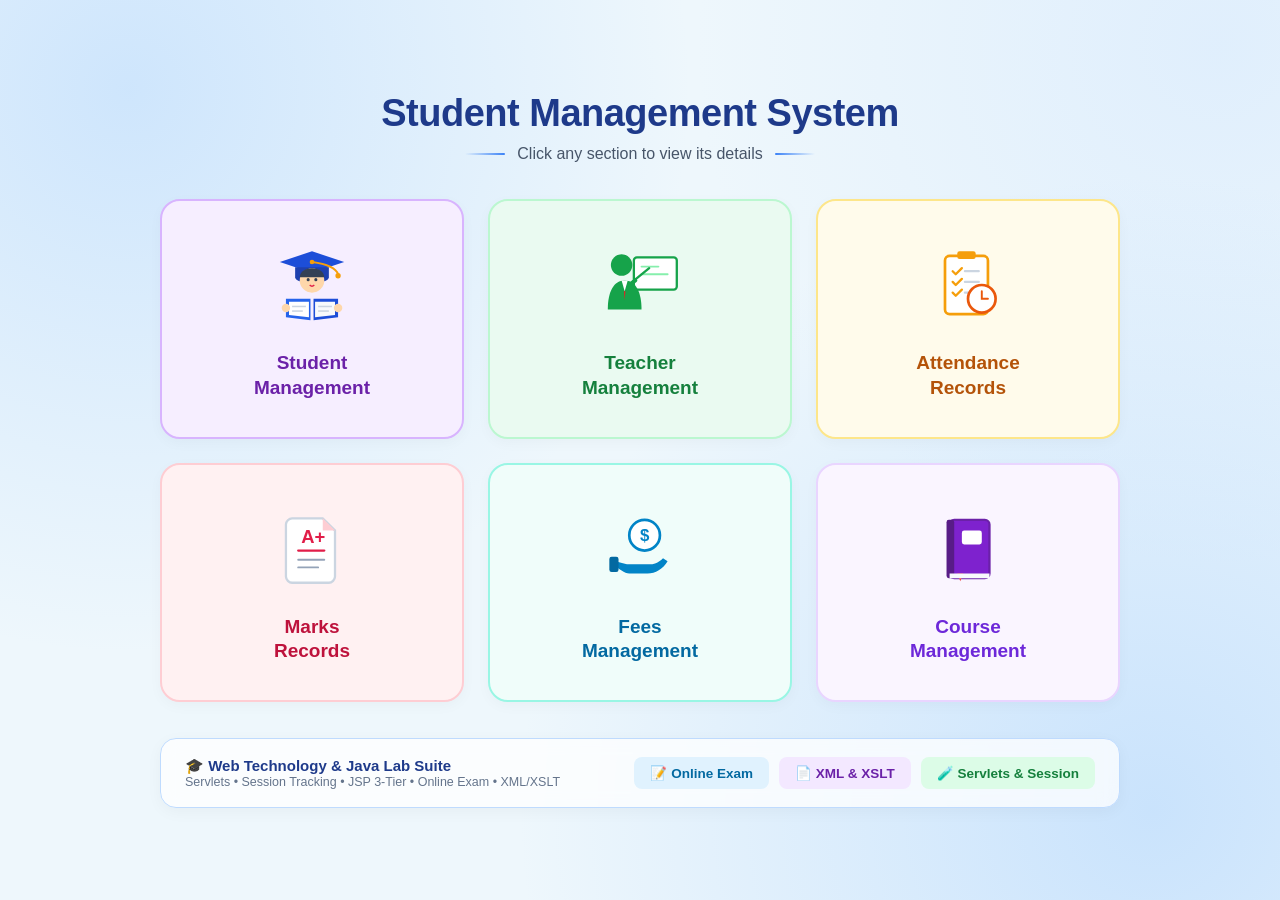
<file: index.html>
<!DOCTYPE html>
<html lang="en">
<head>
    <meta charset="UTF-8">
    <meta name="viewport" content="width=device-width, initial-scale=1.0">
    <title>Student Management System</title>
    <style>
        * {
            margin: 0;
            padding: 0;
            box-sizing: border-box;
            font-family: -apple-system, BlinkMacSystemFont, "Segoe UI", Roboto, Helvetica, Arial, sans-serif;
        }

        body {
            min-height: 100vh;
            background: #eef7fc;
            background-image: 
                radial-gradient(circle at 10% 10%, rgba(147, 197, 253, 0.35) 0%, transparent 40%),
                radial-gradient(circle at 90% 90%, rgba(147, 197, 253, 0.4) 0%, transparent 45%),
                radial-gradient(circle at 95% 5%, rgba(191, 219, 254, 0.3) 0%, transparent 35%);
            display: flex;
            flex-direction: column;
            align-items: center;
            justify-content: center;
            padding: 40px 20px;
        }

        .header-section {
            text-align: center;
            margin-bottom: 36px;
        }

        .main-title {
            font-size: 38px;
            font-weight: 800;
            color: #1e3a8a;
            letter-spacing: -0.5px;
            margin-bottom: 10px;
        }

        .subtitle-container {
            display: flex;
            align-items: center;
            justify-content: center;
            gap: 12px;
            color: #475569;
            font-size: 16px;
            font-weight: 500;
        }

        .flourish-line {
            display: inline-block;
            width: 40px;
            height: 2px;
            background: linear-gradient(90deg, transparent, #3b82f6);
            border-radius: 2px;
        }

        .flourish-line.right {
            background: linear-gradient(90deg, #3b82f6, transparent);
        }

        /* 3x2 Grid */
        .cards-grid {
            display: grid;
            grid-template-columns: repeat(3, 1fr);
            gap: 24px;
            max-width: 960px;
            width: 100%;
        }

        @media (max-width: 860px) {
            .cards-grid {
                grid-template-columns: repeat(2, 1fr);
            }
            .main-title {
                font-size: 30px;
            }
        }

        @media (max-width: 560px) {
            .cards-grid {
                grid-template-columns: 1fr;
            }
            .main-title {
                font-size: 24px;
            }
        }

        /* Card Styling */
        .dashboard-card {
            border-radius: 20px;
            padding: 36px 20px;
            display: flex;
            flex-direction: column;
            align-items: center;
            justify-content: center;
            text-align: center;
            text-decoration: none;
            transition: all 0.25s cubic-bezier(0.4, 0, 0.2, 1);
            border-width: 2px;
            border-style: solid;
            box-shadow: 0 4px 14px rgba(0, 0, 0, 0.03);
            cursor: pointer;
            position: relative;
        }

        .dashboard-card:hover {
            transform: translateY(-8px);
            box-shadow: 0 16px 30px rgba(0, 0, 0, 0.08);
        }

        .card-icon {
            width: 96px;
            height: 96px;
            margin-bottom: 18px;
            display: flex;
            align-items: center;
            justify-content: center;
            transition: transform 0.25s ease;
        }

        .dashboard-card:hover .card-icon {
            transform: scale(1.06);
        }

        .card-title {
            font-size: 19px;
            font-weight: 700;
            line-height: 1.3;
        }

        /* 1. Student Management Card */
        .card-student {
            background-color: #f6eeff;
            border-color: #d8b4fe;
        }
        .card-student .card-title {
            color: #6b21a8;
        }

        /* 2. Teacher Management Card */
        .card-teacher {
            background-color: #eafaf1;
            border-color: #bbf7d0;
        }
        .card-teacher .card-title {
            color: #15803d;
        }

        /* 3. Attendance Records Card */
        .card-attendance {
            background-color: #fffbeb;
            border-color: #fde68a;
        }
        .card-attendance .card-title {
            color: #b45309;
        }

        /* 4. Marks Records Card */
        .card-marks {
            background-color: #fff1f2;
            border-color: #fecdd3;
        }
        .card-marks .card-title {
            color: #be123c;
        }

        /* 5. Fees Management Card */
        .card-fees {
            background-color: #f0fdfa;
            border-color: #99f6e4;
        }
        .card-fees .card-title {
            color: #0369a1;
        }

        /* 6. Course Management Card */
        .card-course {
            background-color: #faf5ff;
            border-color: #e9d5ff;
        }
        .card-course .card-title {
            color: #6d28d9;
        }
    </style>
</head>
<body>

    <!-- Header Section -->
    <header class="header-section">
        <h1 class="main-title">Student Management System</h1>
        <div class="subtitle-container">
            <span class="flourish-line"></span>
            <span>Click any section to view its details</span>
            <span class="flourish-line right"></span>
        </div>
    </header>

    <!-- 6 Interactive Cards Grid -->
    <main class="cards-grid">

        <!-- 1. Student Management -->
        <a href="student.html" class="dashboard-card card-student">
            <div class="card-icon">
                <svg viewBox="0 0 120 120" width="92" height="92">
                    <!-- Mortarboard Cap -->
                    <polygon points="60,16 102,30 60,44 18,30" fill="#1d4ed8"/>
                    <path d="M38,37 V50 C38,60 82,60 82,50 V37" fill="#1e40af"/>
                    <circle cx="60" cy="30" r="3" fill="#f59e0b"/>
                    <path d="M60,30 Q90,34 94,46" stroke="#f59e0b" stroke-width="2.5" fill="none"/>
                    <circle cx="94" cy="48" r="3.5" fill="#f59e0b"/>
                    <!-- Student Face -->
                    <circle cx="60" cy="54" r="16" fill="#fed7aa"/>
                    <path d="M44 50 C44 42 52 38 60 38 C68 38 76 42 76 50 Z" fill="#334155"/>
                    <circle cx="55" cy="53" r="2" fill="#334155"/>
                    <circle cx="65" cy="53" r="2" fill="#334155"/>
                    <path d="M57 60 Q60 63 63 60" stroke="#e11d48" stroke-width="1.8" fill="none"/>
                    <!-- Open Blue Book -->
                    <path d="M26,78 L58,78 L58,106 L26,102 Z" fill="#2563eb"/>
                    <path d="M62,78 L94,78 L94,102 L62,106 Z" fill="#1d4ed8"/>
                    <path d="M30,82 L56,82 L56,102 L30,99 Z" fill="#ffffff"/>
                    <path d="M64,82 L90,82 L90,99 L64,102 Z" fill="#f8fafc"/>
                    <line x1="34" y1="88" x2="52" y2="88" stroke="#cbd5e1" stroke-width="2"/>
                    <line x1="34" y1="94" x2="48" y2="94" stroke="#cbd5e1" stroke-width="2"/>
                    <line x1="68" y1="88" x2="86" y2="88" stroke="#cbd5e1" stroke-width="2"/>
                    <line x1="68" y1="94" x2="82" y2="94" stroke="#cbd5e1" stroke-width="2"/>
                    <!-- Hands -->
                    <circle cx="26" cy="90" r="5.5" fill="#fed7aa"/>
                    <circle cx="94" cy="90" r="5.5" fill="#fed7aa"/>
                </svg>
            </div>
            <h2 class="card-title">Student<br>Management</h2>
        </a>

        <!-- 2. Teacher Management -->
        <a href="teacher.html" class="dashboard-card card-teacher">
            <div class="card-icon">
                <svg viewBox="0 0 120 120" width="92" height="92">
                    <!-- Presentation Whiteboard -->
                    <rect x="52" y="24" width="56" height="42" rx="4" fill="#ffffff" stroke="#16a34a" stroke-width="3"/>
                    <line x1="62" y1="36" x2="84" y2="36" stroke="#86efac" stroke-width="2.5" stroke-linecap="round"/>
                    <line x1="62" y1="46" x2="96" y2="46" stroke="#86efac" stroke-width="2.5" stroke-linecap="round"/>
                    <!-- Pointer stick -->
                    <line x1="50" y1="56" x2="72" y2="38" stroke="#16a34a" stroke-width="3" stroke-linecap="round"/>
                    <!-- Teacher Head -->
                    <circle cx="36" cy="34" r="14" fill="#16a34a"/>
                    <!-- Teacher Body in Green Suit -->
                    <path d="M18,92 C18,68 26,54 40,54 C54,54 62,68 62,92 Z" fill="#16a34a"/>
                    <polygon points="36,54 40,68 44,54" fill="#ffffff"/>
                    <polygon points="39,68 40,80 41,68" fill="#dc2626"/>
                    <!-- Pointing Arm -->
                    <path d="M46,60 L54,54" stroke="#16a34a" stroke-width="5" stroke-linecap="round"/>
                </svg>
            </div>
            <h2 class="card-title">Teacher<br>Management</h2>
        </a>

        <!-- 3. Attendance Records -->
        <a href="attendance.html" class="dashboard-card card-attendance">
            <div class="card-icon">
                <svg viewBox="0 0 120 120" width="92" height="92">
                    <!-- Clipboard -->
                    <rect x="30" y="22" width="56" height="76" rx="6" fill="#ffffff" stroke="#f59e0b" stroke-width="3.5"/>
                    <rect x="46" y="16" width="24" height="10" rx="3" fill="#f59e0b"/>
                    <!-- Checklist Checkmarks -->
                    <polyline points="40,42 44,46 52,38" stroke="#f59e0b" stroke-width="3" stroke-linecap="round" stroke-linejoin="round" fill="none"/>
                    <line x1="56" y1="42" x2="74" y2="42" stroke="#cbd5e1" stroke-width="3" stroke-linecap="round"/>
                    <polyline points="40,56 44,60 52,52" stroke="#f59e0b" stroke-width="3" stroke-linecap="round" stroke-linejoin="round" fill="none"/>
                    <line x1="56" y1="56" x2="74" y2="56" stroke="#cbd5e1" stroke-width="3" stroke-linecap="round"/>
                    <polyline points="40,70 44,74 52,66" stroke="#f59e0b" stroke-width="3" stroke-linecap="round" stroke-linejoin="round" fill="none"/>
                    <line x1="56" y1="70" x2="68" y2="70" stroke="#cbd5e1" stroke-width="3" stroke-linecap="round"/>
                    <!-- Clock Badge -->
                    <circle cx="78" cy="78" r="18" fill="#ffffff" stroke="#ea580c" stroke-width="3.5"/>
                    <polyline points="78,68 78,78 86,78" stroke="#ea580c" stroke-width="2.5" stroke-linecap="round" fill="none"/>
                </svg>
            </div>
            <h2 class="card-title">Attendance<br>Records</h2>
        </a>

        <!-- 4. Marks Records -->
        <a href="marks.html" class="dashboard-card card-marks">
            <div class="card-icon">
                <svg viewBox="0 0 120 120" width="92" height="92">
                    <!-- Paper sheet with folded top corner -->
                    <path d="M34,20 H74 L90,36 V96 C90,100 86,104 82,104 H34 C30,104 26,100 26,96 V28 C26,24 30,20 34,20 Z" fill="#ffffff" stroke="#cbd5e1" stroke-width="3"/>
                    <polygon points="74,20 90,36 74,36" fill="#fecdd3"/>
                    <!-- Red A+ Stamp -->
                    <text x="46" y="52" font-family="-apple-system, Arial, sans-serif" font-weight="900" font-size="24" fill="#e11d48">A+</text>
                    <line x1="42" y1="62" x2="76" y2="62" stroke="#e11d48" stroke-width="3" stroke-linecap="round"/>
                    <line x1="42" y1="74" x2="76" y2="74" stroke="#94a3b8" stroke-width="2.5" stroke-linecap="round"/>
                    <line x1="42" y1="84" x2="68" y2="84" stroke="#94a3b8" stroke-width="2.5" stroke-linecap="round"/>
                </svg>
            </div>
            <h2 class="card-title">Marks<br>Records</h2>
        </a>

        <!-- 5. Fees Management -->
        <a href="fees.html" class="dashboard-card card-fees">
            <div class="card-icon">
                <svg viewBox="0 0 120 120" width="92" height="92">
                    <!-- Coin with Dollar Sign -->
                    <circle cx="66" cy="42" r="20" fill="#ffffff" stroke="#0284c7" stroke-width="3.5"/>
                    <text x="66" y="50" font-family="'Segoe UI', Roboto, sans-serif" font-weight="900" font-size="22" fill="#0284c7" text-anchor="middle">$</text>
                    <!-- Hand Palm -->
                    <path d="M26,76 C32,76 38,80 46,80 L74,80 C80,80 86,76 90,72 L96,76 C90,86 80,92 70,92 L46,92 C40,92 32,86 26,80 Z" fill="#0284c7"/>
                    <rect x="20" y="70" width="12" height="20" rx="3" fill="#0369a1"/>
                </svg>
            </div>
            <h2 class="card-title">Fees<br>Management</h2>
        </a>

        <!-- 6. Course Management -->
        <a href="courses.html" class="dashboard-card card-course">
            <div class="card-icon">
                <svg viewBox="0 0 120 120" width="92" height="92">
                    <!-- Purple Hardcover Book -->
                    <rect x="36" y="22" width="52" height="76" rx="6" fill="#7e22ce" stroke="#6b21a8" stroke-width="3"/>
                    <rect x="32" y="22" width="10" height="76" rx="3" fill="#581c87"/>
                    <!-- White Label -->
                    <rect x="52" y="36" width="26" height="18" rx="3" fill="#ffffff"/>
                    <!-- Bookmark Ribbon -->
                    <polygon points="46,92 54,92 50,102" fill="#ef4444"/>
                    <polygon points="36,92 88,92 88,98 36,98" fill="#f8fafc"/>
                </svg>
            </div>
            <h2 class="card-title">Course<br>Management</h2>
        </a>

    </main>

    <!-- Lab Modules Quick Bar (Java Servlets, JSP & XML) -->
    <footer style="margin-top: 36px; text-align: center; max-width: 960px; width: 100%;">
        <div style="background: rgba(255,255,255,0.75); backdrop-filter: blur(10px); border: 1.5px solid #bfdbfe; border-radius: 16px; padding: 18px 24px; box-shadow: 0 4px 16px rgba(0,0,0,0.04); display: flex; align-items: center; justify-content: space-between; flex-wrap: wrap; gap: 14px;">
            <div style="text-align: left;">
                <div style="font-weight: 700; color: #1e3a8a; font-size: 15px;">🎓 Web Technology &amp; Java Lab Suite</div>
                <div style="font-size: 12.5px; color: #64748b;">Servlets &bull; Session Tracking &bull; JSP 3-Tier &bull; Online Exam &bull; XML/XSLT</div>
            </div>
            <div style="display: flex; gap: 10px; flex-wrap: wrap;">
                <a href="exam.html" style="padding: 8px 16px; background: #e0f2fe; color: #0369a1; border-radius: 8px; font-weight: 600; font-size: 13.5px; text-decoration: none;">📝 Online Exam</a>
                <a href="xml_view.html" style="padding: 8px 16px; background: #f3e8ff; color: #6b21a8; border-radius: 8px; font-weight: 600; font-size: 13.5px; text-decoration: none;">📄 XML &amp; XSLT</a>
                <a href="servlet_demo.html" style="padding: 8px 16px; background: #dcfce7; color: #15803d; border-radius: 8px; font-weight: 600; font-size: 13.5px; text-decoration: none;">🧪 Servlets &amp; Session</a>
            </div>
        </div>
    </footer>

    <!-- Seed sample data in localStorage -->
    <script src="app.js"></script>
    <script>
        getStudents();
    </script>
</body>
</html>
</file>
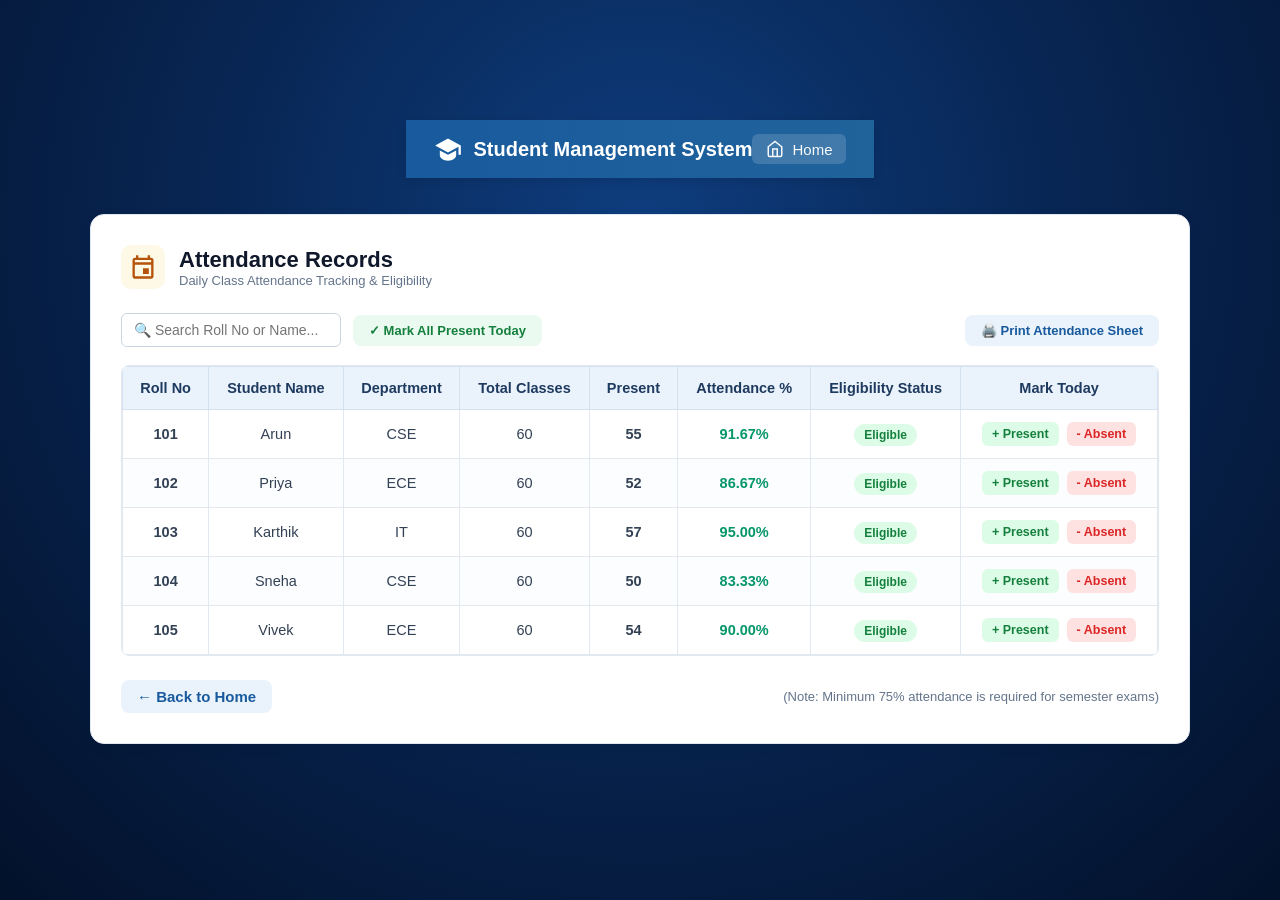
<file: attendance.html>
<!DOCTYPE html>
<html lang="en">
<head>
    <meta charset="UTF-8">
    <meta name="viewport" content="width=device-width, initial-scale=1.0">
    <title>Attendance Records - Student Management System</title>
    <link rel="stylesheet" href="style.css">
    <style>
        * { margin: 0; padding: 0; box-sizing: border-box; font-family: -apple-system, BlinkMacSystemFont, "Segoe UI", Roboto, sans-serif; }
        body { background-color: #f1f5f9; color: #1e293b; min-height: 100vh; }
        .navbar { background: linear-gradient(90deg, #185a9d 0%, #20639b 100%); color: white; padding: 14px 28px; display: flex; justify-content: space-between; align-items: center; box-shadow: 0 2px 10px rgba(0, 0, 0, 0.12); }
        .nav-brand { display: flex; align-items: center; gap: 12px; font-size: 20px; font-weight: 700; color: white; text-decoration: none; }
        .nav-brand svg { width: 28px; height: 28px; fill: white; }
        .nav-home { display: flex; align-items: center; gap: 8px; color: #f8fafc; text-decoration: none; font-size: 15px; font-weight: 500; padding: 6px 14px; border-radius: 6px; background: rgba(255, 255, 255, 0.15); transition: 0.2s; }
        .nav-home:hover { background: rgba(255, 255, 255, 0.25); }
        .main-container { max-width: 1100px; width: 92%; margin: 36px auto; }
        .content-box { background: #ffffff; border-radius: 14px; border: 1px solid #e2e8f0; box-shadow: 0 4px 16px rgba(0,0,0,0.04); padding: 30px; }
        .page-header { display: flex; align-items: center; gap: 14px; margin-bottom: 24px; }
        .page-header-icon { width: 44px; height: 44px; border-radius: 10px; background-color: #fef9e7; display: flex; align-items: center; justify-content: center; }
        .page-title { font-size: 22px; font-weight: 700; color: #0f172a; }
        
        .table-responsive { width: 100%; overflow-x: auto; border-radius: 8px; border: 1px solid #e2e8f0; }
        .data-table { width: 100%; border-collapse: collapse; text-align: left; font-size: 14.5px; }
        .data-table th { background-color: #eaf2fb; color: #1e3a5f; font-weight: 700; padding: 13px 16px; border: 1px solid #d4e2f0; text-align: center; }
        .data-table td { padding: 12px 16px; border: 1px solid #e2e8f0; color: #334155; text-align: center; }
        .data-table tbody tr:nth-child(even) { background-color: #fcfdfe; }
        .data-table tbody tr:hover { background-color: #f0f7ff; }
        
        .badge-good { background: #dcfce7; color: #15803d; padding: 4px 10px; border-radius: 12px; font-weight: 700; font-size: 12px; }
        .badge-warning { background: #fee2e2; color: #dc2626; padding: 4px 10px; border-radius: 12px; font-weight: 700; font-size: 12px; }
        
        .btn-action { padding: 5px 10px; border-radius: 6px; font-size: 12.5px; font-weight: 600; cursor: pointer; border: none; margin: 0 2px; }
        .btn-present { background: #dcfce7; color: #15803d; }
        .btn-absent { background: #fee2e2; color: #dc2626; }
        
        .back-link-wrapper { margin-top: 24px; display: flex; justify-content: space-between; align-items: center; }
        .back-btn { display: inline-flex; align-items: center; gap: 8px; color: #185a9d; text-decoration: none; font-weight: 600; font-size: 15px; padding: 8px 16px; border-radius: 8px; background-color: #eaf3fc; transition: all 0.2s ease; border: none; cursor: pointer; }
        .back-btn:hover { background-color: #dbeafe; transform: translateX(-4px); }
    </style>
</head>
<body>

    <!-- Header Navigation -->
    <header class="navbar">
        <a href="index.html" class="nav-brand">
            <svg viewBox="0 0 24 24">
                <path d="M12 3L1 9L12 15L21 10.09V17H23V9M5 13.18V17.18C5 19.94 8.13 22 12 22C15.87 22 19 19.94 19 17.18V13.18L12 17L5 13.18Z"/>
            </svg>
            Student Management System
        </a>
        <a href="index.html" class="nav-home">
            <svg width="18" height="18" viewBox="0 0 24 24" fill="none" stroke="currentColor" stroke-width="2">
                <path d="M3 9l9-7 9 7v11a2 2 0 0 1-2 2H5a2 2 0 0 1-2-2z"></path>
                <polyline points="9 22 9 12 15 12 15 22"></polyline>
            </svg>
            Home
        </a>
    </header>

    <!-- Main Content Area -->
    <main class="main-container">
        <div class="content-box">
            
            <div class="page-header">
                <div class="page-header-icon">
                    <svg viewBox="0 0 24 24" width="28" height="28" fill="#b45309">
                        <path d="M19 4h-1V2h-2v2H8V2H6v2H5c-1.11 0-1.99.9-1.99 2L3 20c0 1.1.89 2 2 2h14c1.1 0 2-.9 2-2V6c0-1.1-.9-2-2-2zm0 16H5V10h14v10zm0-12H5V6h14v2zm-7 5h5v5h-5z"/>
                    </svg>
                </div>
                <div>
                    <h1 class="page-title">Attendance Records</h1>
                    <p style="font-size:13px; color:#64748b;">Daily Class Attendance Tracking &amp; Eligibility</p>
                </div>
            </div>

            <!-- Filter and Actions -->
            <div style="display:flex; gap:12px; margin-bottom:18px; flex-wrap:wrap; align-items:center;">
                <input type="text" id="attSearch" placeholder="🔍 Search Roll No or Name..." oninput="filterAttendance()" style="padding:8px 12px; border-radius:6px; border:1px solid #cbd5e1; font-size:14px; width:220px;">
                <button onclick="markAllPresent()" class="back-btn" style="background:#eafaf1; color:#15803d; font-size:13px;">✓ Mark All Present Today</button>
                <button onclick="window.print()" class="back-btn" style="margin-left:auto; font-size:13px;">🖨️ Print Attendance Sheet</button>
            </div>

            <div class="table-responsive">
                <table class="data-table">
                    <thead>
                        <tr>
                            <th>Roll No</th>
                            <th>Student Name</th>
                            <th>Department</th>
                            <th>Total Classes</th>
                            <th>Present</th>
                            <th>Attendance %</th>
                            <th>Eligibility Status</th>
                            <th>Mark Today</th>
                        </tr>
                    </thead>
                    <tbody id="attendanceTableBody">
                        <!-- Rendered dynamically -->
                    </tbody>
                </table>
            </div>

            <div class="back-link-wrapper">
                <a href="index.html" class="back-btn">&larr; Back to Home</a>
                <span style="font-size:13px; color:#64748b;">(Note: Minimum 75% attendance is required for semester exams)</span>
            </div>

        </div>
    </main>

    <script>
        const DEFAULT_ATTENDANCE = [
            { roll: "101", name: "Arun", dept: "CSE", total: 60, present: 55 },
            { roll: "102", name: "Priya", dept: "ECE", total: 60, present: 52 },
            { roll: "103", name: "Karthik", dept: "IT", total: 60, present: 57 },
            { roll: "104", name: "Sneha", dept: "CSE", total: 60, present: 50 },
            { roll: "105", name: "Vivek", dept: "ECE", total: 60, present: 54 }
        ];

        function getAttendanceData() {
            const data = localStorage.getItem('attendance_records');
            if (!data) {
                localStorage.setItem('attendance_records', JSON.stringify(DEFAULT_ATTENDANCE));
                return DEFAULT_ATTENDANCE;
            }
            try { return JSON.parse(data); } catch(e) { return DEFAULT_ATTENDANCE; }
        }

        function renderAttendance(data) {
            const tbody = document.getElementById('attendanceTableBody');
            tbody.innerHTML = '';

            data.forEach(item => {
                const pct = (item.present / item.total) * 100;
                const isEligible = pct >= 75.0;

                const tr = document.createElement('tr');
                tr.innerHTML = `
                    <td><strong>${item.roll}</strong></td>
                    <td>${item.name}</td>
                    <td>${item.dept}</td>
                    <td>${item.total}</td>
                    <td><strong>${item.present}</strong></td>
                    <td><strong style="color:${isEligible ? '#059669' : '#dc2626'};">${pct.toFixed(2)}%</strong></td>
                    <td><span class="${isEligible ? 'badge-good' : 'badge-warning'}">${isEligible ? 'Eligible' : 'Shortage'}</span></td>
                    <td>
                        <button class="btn-action btn-present" onclick="markAttendance('${item.roll}', true)">+ Present</button>
                        <button class="btn-action btn-absent" onclick="markAttendance('${item.roll}', false)">- Absent</button>
                    </td>
                `;
                tbody.appendChild(tr);
            });
        }

        function filterAttendance() {
            const q = document.getElementById('attSearch').value.toLowerCase().trim();
            const data = getAttendanceData();
            const filtered = data.filter(item => item.roll.toLowerCase().includes(q) || item.name.toLowerCase().includes(q));
            renderAttendance(filtered);
        }

        function markAttendance(roll, isPresent) {
            let data = getAttendanceData();
            const student = data.find(s => s.roll === roll);
            if (student) {
                student.total += 1;
                if (isPresent) student.present += 1;
                localStorage.setItem('attendance_records', JSON.stringify(data));
                filterAttendance();
            }
        }

        function markAllPresent() {
            if (confirm("Mark all students present for today's session?")) {
                let data = getAttendanceData();
                data.forEach(s => {
                    s.total += 1;
                    s.present += 1;
                });
                localStorage.setItem('attendance_records', JSON.stringify(data));
                filterAttendance();
            }
        }

        filterAttendance();
    </script>
</body>
</html>
</file>
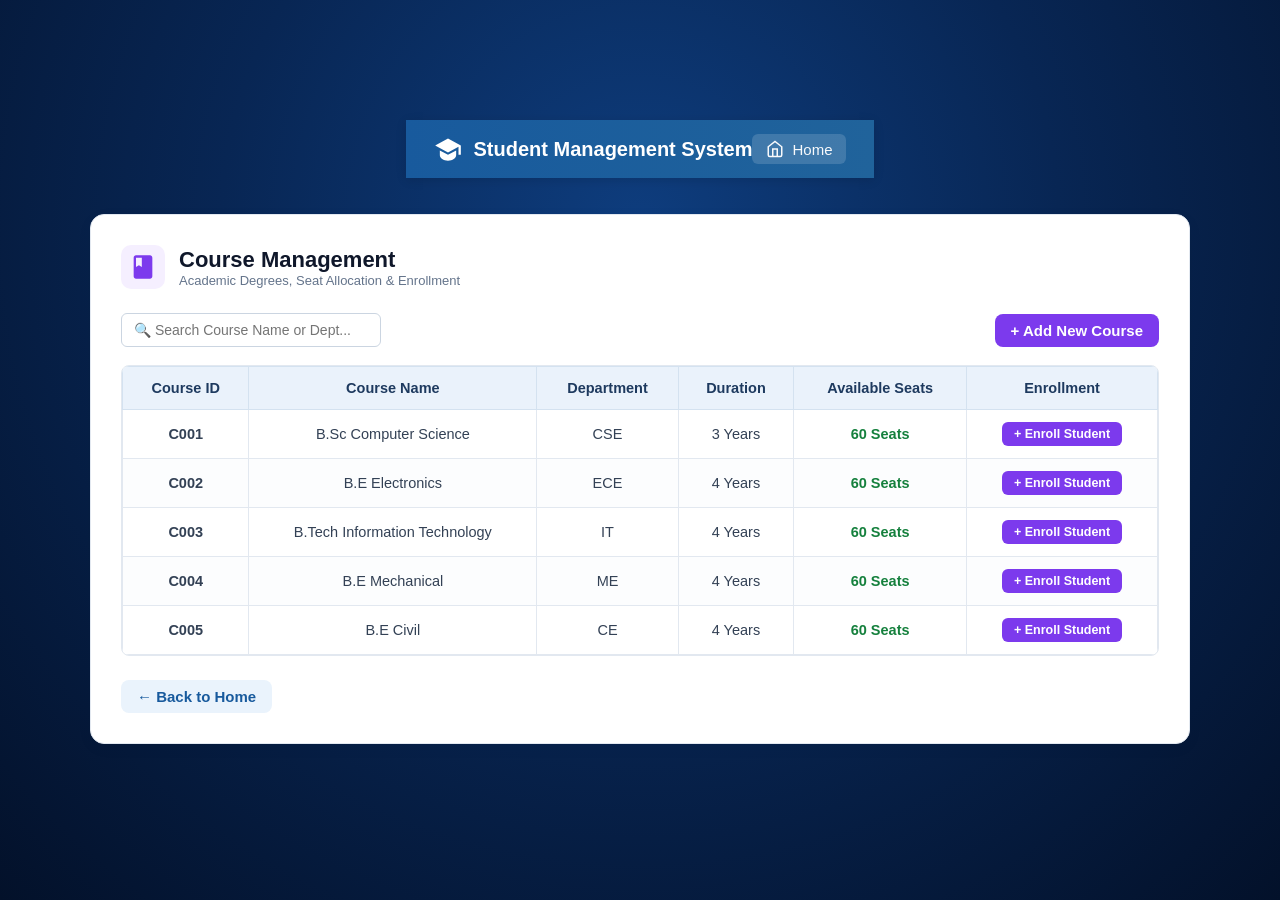
<file: course.html>
<!DOCTYPE html>
<html lang="en">
<head>
    <meta charset="UTF-8">
    <meta http-equiv="refresh" content="0; url=courses.html">
    <title>Redirecting to Course Management...</title>
</head>
<body>
    <script>window.location.href = "courses.html";</script>
</body>
</html>
</file>
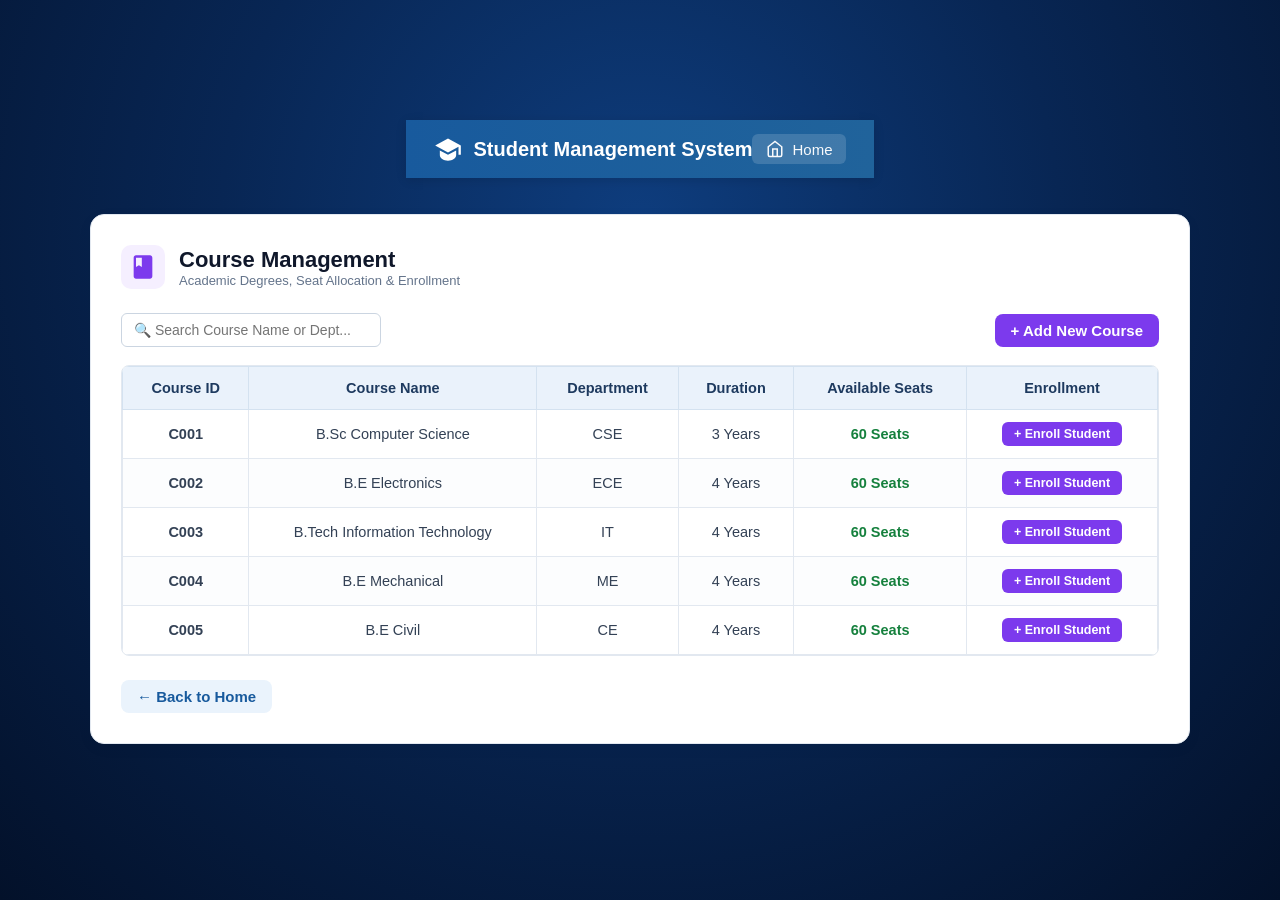
<file: courses.html>
<!DOCTYPE html>
<html lang="en">
<head>
    <meta charset="UTF-8">
    <meta name="viewport" content="width=device-width, initial-scale=1.0">
    <title>Course Management - Student Management System</title>
    <link rel="stylesheet" href="style.css">
    <style>
        * { margin: 0; padding: 0; box-sizing: border-box; font-family: -apple-system, BlinkMacSystemFont, "Segoe UI", Roboto, sans-serif; }
        body { background-color: #f1f5f9; color: #1e293b; min-height: 100vh; }
        .navbar { background: linear-gradient(90deg, #185a9d 0%, #20639b 100%); color: white; padding: 14px 28px; display: flex; justify-content: space-between; align-items: center; box-shadow: 0 2px 10px rgba(0, 0, 0, 0.12); }
        .nav-brand { display: flex; align-items: center; gap: 12px; font-size: 20px; font-weight: 700; color: white; text-decoration: none; }
        .nav-brand svg { width: 28px; height: 28px; fill: white; }
        .nav-home { display: flex; align-items: center; gap: 8px; color: #f8fafc; text-decoration: none; font-size: 15px; font-weight: 500; padding: 6px 14px; border-radius: 6px; background: rgba(255, 255, 255, 0.15); transition: 0.2s; }
        .nav-home:hover { background: rgba(255, 255, 255, 0.25); }
        .main-container { max-width: 1100px; width: 92%; margin: 36px auto; }
        .content-box { background: #ffffff; border-radius: 14px; border: 1px solid #e2e8f0; box-shadow: 0 4px 16px rgba(0,0,0,0.04); padding: 30px; }
        .page-header { display: flex; align-items: center; gap: 14px; margin-bottom: 24px; }
        .page-header-icon { width: 44px; height: 44px; border-radius: 10px; background-color: #f5efff; display: flex; align-items: center; justify-content: center; }
        .page-title { font-size: 22px; font-weight: 700; color: #0f172a; }
        .table-responsive { width: 100%; overflow-x: auto; border-radius: 8px; border: 1px solid #e2e8f0; }
        .data-table { width: 100%; border-collapse: collapse; text-align: left; font-size: 14.5px; }
        .data-table th { background-color: #eaf2fb; color: #1e3a5f; font-weight: 700; padding: 13px 16px; border: 1px solid #d4e2f0; text-align: center; }
        .data-table td { padding: 12px 16px; border: 1px solid #e2e8f0; color: #334155; text-align: center; }
        .data-table tbody tr:nth-child(even) { background-color: #fcfdfe; }
        .data-table tbody tr:hover { background-color: #f0f7ff; }
        
        .btn-enroll { padding: 5px 12px; background: #7c3aed; color: #fff; border: none; border-radius: 6px; font-size: 12.5px; font-weight: 600; cursor: pointer; transition: 0.2s; }
        .btn-enroll:hover { background: #6d28d9; }
        
        .back-link-wrapper { margin-top: 24px; display: flex; justify-content: space-between; align-items: center; }
        .back-btn { display: inline-flex; align-items: center; gap: 8px; color: #185a9d; text-decoration: none; font-weight: 600; font-size: 15px; padding: 8px 16px; border-radius: 8px; background-color: #eaf3fc; transition: all 0.2s ease; border: none; cursor: pointer; }
        .back-btn:hover { background-color: #dbeafe; transform: translateX(-4px); }
    </style>
</head>
<body>

    <!-- Header Navigation -->
    <header class="navbar">
        <a href="index.html" class="nav-brand">
            <svg viewBox="0 0 24 24">
                <path d="M12 3L1 9L12 15L21 10.09V17H23V9M5 13.18V17.18C5 19.94 8.13 22 12 22C15.87 22 19 19.94 19 17.18V13.18L12 17L5 13.18Z"/>
            </svg>
            Student Management System
        </a>
        <a href="index.html" class="nav-home">
            <svg width="18" height="18" viewBox="0 0 24 24" fill="none" stroke="currentColor" stroke-width="2">
                <path d="M3 9l9-7 9 7v11a2 2 0 0 1-2 2H5a2 2 0 0 1-2-2z"></path>
                <polyline points="9 22 9 12 15 12 15 22"></polyline>
            </svg>
            Home
        </a>
    </header>

    <!-- Main Content Area -->
    <main class="main-container">
        <div class="content-box">
            
            <div class="page-header">
                <div class="page-header-icon">
                    <svg viewBox="0 0 24 24" width="28" height="28" fill="#7c3aed">
                        <path d="M18 2H6c-1.1 0-2 .9-2 2v16c0 1.1.9 2 2 2h12c1.1 0 2-.9 2-2V4c0-1.1-.9-2-2-2zM6 4h5v8l-2.5-1.5L6 12V4z"/>
                    </svg>
                </div>
                <div>
                    <h1 class="page-title">Course Management</h1>
                    <p style="font-size:13px; color:#64748b;">Academic Degrees, Seat Allocation &amp; Enrollment</p>
                </div>
            </div>

            <!-- Action Bar -->
            <div style="display:flex; gap:12px; margin-bottom:18px; flex-wrap:wrap; align-items:center;">
                <input type="text" id="courseSearch" placeholder="🔍 Search Course Name or Dept..." oninput="filterCourses()" style="padding:8px 12px; border-radius:6px; border:1px solid #cbd5e1; font-size:14px; width:260px;">
                <button onclick="openAddCourseModal()" class="back-btn" style="background:#7c3aed; color:#fff; margin-left:auto;">+ Add New Course</button>
            </div>

            <div class="table-responsive">
                <table class="data-table">
                    <thead>
                        <tr>
                            <th>Course ID</th>
                            <th>Course Name</th>
                            <th>Department</th>
                            <th>Duration</th>
                            <th>Available Seats</th>
                            <th>Enrollment</th>
                        </tr>
                    </thead>
                    <tbody id="courseTableBody">
                        <!-- Populated dynamically -->
                    </tbody>
                </table>
            </div>

            <div class="back-link-wrapper">
                <a href="index.html" class="back-btn">&larr; Back to Home</a>
            </div>

        </div>
    </main>

    <!-- Add Course Modal -->
    <div id="addCourseModal" style="display:none; position:fixed; top:0; left:0; width:100%; height:100%; background:rgba(0,0,0,0.6); z-index:999; align-items:center; justify-content:center;">
        <div style="background:#fff; border-radius:12px; padding:28px; max-width:440px; width:90%;">
            <h3 style="font-size:18px; color:#0f172a; margin-bottom:16px;">Add New Course Degree</h3>
            <form id="cForm" onsubmit="saveCourse(event)">
                <div style="display:flex; flex-direction:column; gap:12px;">
                    <div>
                        <label style="font-size:13px; font-weight:600;">Course ID</label>
                        <input type="text" id="cId" style="width:100%; padding:8px 12px; border:1px solid #cbd5e1; border-radius:6px; margin-top:4px;" required placeholder="e.g. C006">
                    </div>
                    <div>
                        <label style="font-size:13px; font-weight:600;">Course Name</label>
                        <input type="text" id="cName" style="width:100%; padding:8px 12px; border:1px solid #cbd5e1; border-radius:6px; margin-top:4px;" required placeholder="e.g. B.Tech Artificial Intelligence">
                    </div>
                    <div>
                        <label style="font-size:13px; font-weight:600;">Department</label>
                        <select id="cDept" style="width:100%; padding:8px 12px; border:1px solid #cbd5e1; border-radius:6px; margin-top:4px;">
                            <option value="AI&DS">AI &amp; DS</option>
                            <option value="CSE">CSE</option>
                            <option value="ECE">ECE</option>
                            <option value="IT">IT</option>
                            <option value="ME">ME</option>
                            <option value="CE">CE</option>
                        </select>
                    </div>
                    <div>
                        <label style="font-size:13px; font-weight:600;">Duration</label>
                        <input type="text" id="cDuration" style="width:100%; padding:8px 12px; border:1px solid #cbd5e1; border-radius:6px; margin-top:4px;" required placeholder="e.g. 4 Years">
                    </div>
                    <div>
                        <label style="font-size:13px; font-weight:600;">Total Seats</label>
                        <input type="number" id="cSeats" style="width:100%; padding:8px 12px; border:1px solid #cbd5e1; border-radius:6px; margin-top:4px;" required placeholder="e.g. 60">
                    </div>
                </div>
                <div style="display:flex; gap:10px; margin-top:20px;">
                    <button type="submit" class="back-btn" style="background:#7c3aed; color:#fff; flex:1; justify-content:center;">Save Course</button>
                    <button type="button" onclick="closeAddCourseModal()" class="back-btn" style="background:#e2e8f0; color:#334155; flex:1; justify-content:center;">Cancel</button>
                </div>
            </form>
        </div>
    </div>

    <script>
        const DEFAULT_COURSES = [
            { id: "C001", name: "B.Sc Computer Science", dept: "CSE", duration: "3 Years", seats: 60 },
            { id: "C002", name: "B.E Electronics", dept: "ECE", duration: "4 Years", seats: 60 },
            { id: "C003", name: "B.Tech Information Technology", dept: "IT", duration: "4 Years", seats: 60 },
            { id: "C004", name: "B.E Mechanical", dept: "ME", duration: "4 Years", seats: 60 },
            { id: "C005", name: "B.E Civil", dept: "CE", duration: "4 Years", seats: 60 }
        ];

        function getCourses() {
            const data = localStorage.getItem('course_records');
            if (!data) {
                localStorage.setItem('course_records', JSON.stringify(DEFAULT_COURSES));
                return DEFAULT_COURSES;
            }
            try { return JSON.parse(data); } catch(e) { return DEFAULT_COURSES; }
        }

        function renderCourses(data) {
            const tbody = document.getElementById('courseTableBody');
            tbody.innerHTML = '';

            data.forEach(c => {
                const tr = document.createElement('tr');
                tr.innerHTML = `
                    <td><strong>${c.id}</strong></td>
                    <td>${c.name}</td>
                    <td>${c.dept}</td>
                    <td>${c.duration}</td>
                    <td><strong style="color:${c.seats > 10 ? '#15803d' : '#dc2626'};">${c.seats} Seats</strong></td>
                    <td>
                        <button class="btn-enroll" onclick="enrollStudent('${c.id}')">+ Enroll Student</button>
                    </td>
                `;
                tbody.appendChild(tr);
            });
        }

        function filterCourses() {
            const q = document.getElementById('courseSearch').value.toLowerCase().trim();
            const data = getCourses();
            const filtered = data.filter(c => 
                c.id.toLowerCase().includes(q) || 
                c.name.toLowerCase().includes(q) || 
                c.dept.toLowerCase().includes(q)
            );
            renderCourses(filtered);
        }

        function enrollStudent(id) {
            let data = getCourses();
            const course = data.find(c => c.id === id);
            if (course) {
                if (course.seats > 0) {
                    course.seats -= 1;
                    localStorage.setItem('course_records', JSON.stringify(data));
                    filterCourses();
                    alert(`Student successfully enrolled in ${course.name}! Remaining seats: ${course.seats}`);
                } else {
                    alert("No seats available for this course!");
                }
            }
        }

        function openAddCourseModal() {
            document.getElementById('addCourseModal').style.display = 'flex';
        }

        function closeAddCourseModal() {
            document.getElementById('addCourseModal').style.display = 'none';
        }

        function saveCourse(e) {
            e.preventDefault();
            const id = document.getElementById('cId').value.trim();
            const name = document.getElementById('cName').value.trim();
            const dept = document.getElementById('cDept').value;
            const duration = document.getElementById('cDuration').value.trim();
            const seats = parseInt(document.getElementById('cSeats').value);

            let data = getCourses();
            data.push({ id, name, dept, duration, seats });
            localStorage.setItem('course_records', JSON.stringify(data));

            closeAddCourseModal();
            document.getElementById('cForm').reset();
            filterCourses();
        }

        filterCourses();
    </script>
</body>
</html>
</file>
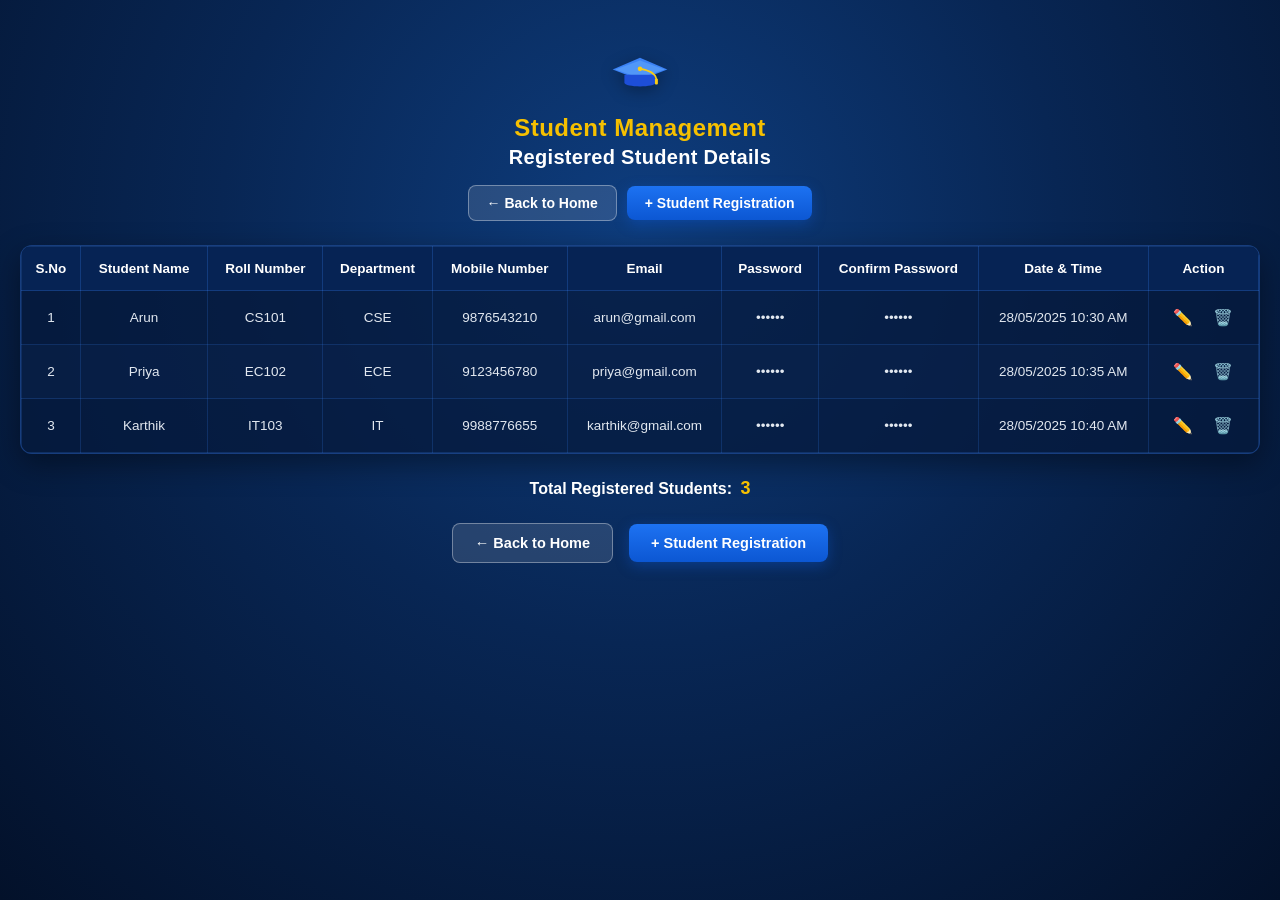
<file: details.html>
<!DOCTYPE html>
<html lang="en">
<head>
    <meta charset="UTF-8">
    <meta name="viewport" content="width=device-width, initial-scale=1.0">
    <title>Registered Student Details - Student Management</title>
    <link rel="stylesheet" href="style.css">
</head>
<body style="justify-content: flex-start; padding: 30px 16px;">

    <div class="details-container">
        <!-- Top Navigation Bar & Title -->
        <div class="details-topbar">
            <!-- Graduation Cap Logo -->
            <div class="logo-container">
                <svg class="logo-cap" viewBox="0 0 100 80">
                    <polygon points="50,12 92,30 50,46 8,30" fill="#3b82f6" />
                    <polygon points="50,16 88,30 50,43 12,30" fill="#60a5fa" opacity="0.6"/>
                    <path d="M26 38 V50 C26 58 74 58 74 50 V38" fill="#1d4ed8"/>
                    <circle cx="50" cy="29" r="3.5" fill="#facc15"/>
                    <path d="M50 29 Q72 32 75 44" stroke="#facc15" stroke-width="2.5" fill="none" stroke-linecap="round"/>
                    <rect x="73" y="44" width="4.5" height="9" rx="1.5" fill="#facc15"/>
                </svg>
            </div>

            <h1 class="title-yellow">Student Management</h1>
            <h2 class="subtitle-white">Registered Student Details</h2>

            <!-- Top Action Buttons: Back to Home & Registration side-by-side -->
            <div class="top-nav-actions" style="display: flex; gap: 10px; align-items: center; justify-content: center; margin-top: 16px;">
                <a href="index.html" class="btn-back" style="padding: 9px 18px; font-size: 14px;">&larr; Back to Home</a>
                <a href="register.html" class="btn-reg" style="padding: 9px 18px; font-size: 14px;">+ Student Registration</a>
            </div>
        </div>

        <!-- Student Records Table Wrapper -->
        <div class="table-wrapper">
            <table class="student-table">
                <thead>
                    <tr>
                        <th>S.No</th>
                        <th>Student Name</th>
                        <th>Roll Number</th>
                        <th>Department</th>
                        <th>Mobile Number</th>
                        <th>Email</th>
                        <th>Password</th>
                        <th>Confirm Password</th>
                        <th>Date & Time</th>
                        <th>Action</th>
                    </tr>
                </thead>
                <tbody id="studentTableBody">
                    <!-- Populated dynamically via app.js -->
                </tbody>
            </table>
        </div>

        <!-- Total Count Summary -->
        <div class="table-footer">
            Total Registered Students: <span class="count-highlight" id="totalCount">0</span>
        </div>

        <!-- Bottom Action Row: Back to Home & Student Registration side-by-side -->
        <div class="action-row">
            <a href="index.html" class="btn-back">&larr; Back to Home</a>
            <a href="register.html" class="btn-reg">+ Student Registration</a>
        </div>
    </div>

    <!-- Edit Student Modal -->
    <div id="editModal" style="display:none; position:fixed; top:0; left:0; width:100%; height:100%; background:rgba(0,0,0,0.7); z-index:999; align-items:center; justify-content:center;">
        <div class="card-box" style="max-width:500px; width:90%; padding:30px; text-align:left;">
            <h2 class="title-yellow" style="font-size:20px; margin-bottom:16px;">Edit Student Details</h2>
            <form id="editForm">
                <input type="hidden" id="editId">
                <div style="display:flex; flex-direction:column; gap:12px;">
                    <div>
                        <label style="font-size:12px; font-weight:600;">Student Name</label>
                        <input type="text" id="editName" class="form-control" required>
                    </div>
                    <div>
                        <label style="font-size:12px; font-weight:600;">Roll Number</label>
                        <input type="text" id="editRoll" class="form-control" required>
                    </div>
                    <div>
                        <label style="font-size:12px; font-weight:600;">Department</label>
                        <select id="editDept" class="form-control" required>
                            <option value="CSE">CSE</option>
                            <option value="ECE">ECE</option>
                            <option value="IT">IT</option>
                            <option value="ME">ME</option>
                            <option value="CE">CE</option>
                            <option value="EEE">EEE</option>
                        </select>
                    </div>
                    <div>
                        <label style="font-size:12px; font-weight:600;">Mobile Number</label>
                        <input type="tel" id="editMobile" class="form-control" required>
                    </div>
                    <div>
                        <label style="font-size:12px; font-weight:600;">Email</label>
                        <input type="email" id="editEmail" class="form-control" required>
                    </div>
                </div>
                <div style="display:flex; gap:10px; margin-top:20px;">
                    <button type="submit" class="btn-primary" style="flex:1;">Save Changes</button>
                    <button type="button" onclick="closeEditModal()" style="flex:1; background:#475569; color:#fff; border:none; border-radius:8px; cursor:pointer; font-weight:600;">Cancel</button>
                </div>
            </form>
        </div>
    </div>

    <script src="app.js"></script>
    <script>
        function renderTable() {
            const students = getStudents();
            const tbody = document.getElementById('studentTableBody');
            const totalCount = document.getElementById('totalCount');

            tbody.innerHTML = '';
            totalCount.textContent = students.length;

            if (students.length === 0) {
                tbody.innerHTML = `<tr><td colspan="10" style="padding: 24px; color: #94a3b8;">No registered students found.</td></tr>`;
                return;
            }

            students.forEach((student, index) => {
                const tr = document.createElement('tr');
                tr.innerHTML = `
                    <td>${index + 1}</td>
                    <td>${student.name}</td>
                    <td>${student.roll}</td>
                    <td>${student.dept}</td>
                    <td>${student.mobile}</td>
                    <td>${student.email}</td>
                    <td>${student.password || '••••••'}</td>
                    <td>${student.confirmPassword || '••••••'}</td>
                    <td style="white-space: pre-line;">${student.dateTime}</td>
                    <td>
                        <button class="action-btn action-edit" title="Edit Student" onclick="openEditModal(${student.id})">✏️</button>
                        <button class="action-btn action-delete" title="Delete Student" onclick="deleteStudentById(${student.id})">🗑️</button>
                    </td>
                `;
                tbody.appendChild(tr);
            });
        }

        function deleteStudentById(id) {
            if (confirm("Are you sure you want to delete this student record?")) {
                let students = getStudents();
                students = students.filter(s => s.id !== id);
                saveStudents(students);
                renderTable();
            }
        }

        function openEditModal(id) {
            const students = getStudents();
            const student = students.find(s => s.id === id);
            if (!student) return;

            document.getElementById('editId').value = student.id;
            document.getElementById('editName').value = student.name;
            document.getElementById('editRoll').value = student.roll;
            document.getElementById('editDept').value = student.dept;
            document.getElementById('editMobile').value = student.mobile;
            document.getElementById('editEmail').value = student.email;

            const modal = document.getElementById('editModal');
            modal.style.display = 'flex';
        }

        function closeEditModal() {
            document.getElementById('editModal').style.display = 'none';
        }

        document.getElementById('editForm').addEventListener('submit', function (e) {
            e.preventDefault();
            const id = Number(document.getElementById('editId').value);
            let students = getStudents();
            const student = students.find(s => s.id === id);

            if (student) {
                student.name = document.getElementById('editName').value.trim();
                student.roll = document.getElementById('editRoll').value.trim();
                student.dept = document.getElementById('editDept').value;
                student.mobile = document.getElementById('editMobile').value.trim();
                student.email = document.getElementById('editEmail').value.trim();
                saveStudents(students);
                closeEditModal();
                renderTable();
            }
        });

        // Initial render
        renderTable();
    </script>
</body>
</html>
</file>
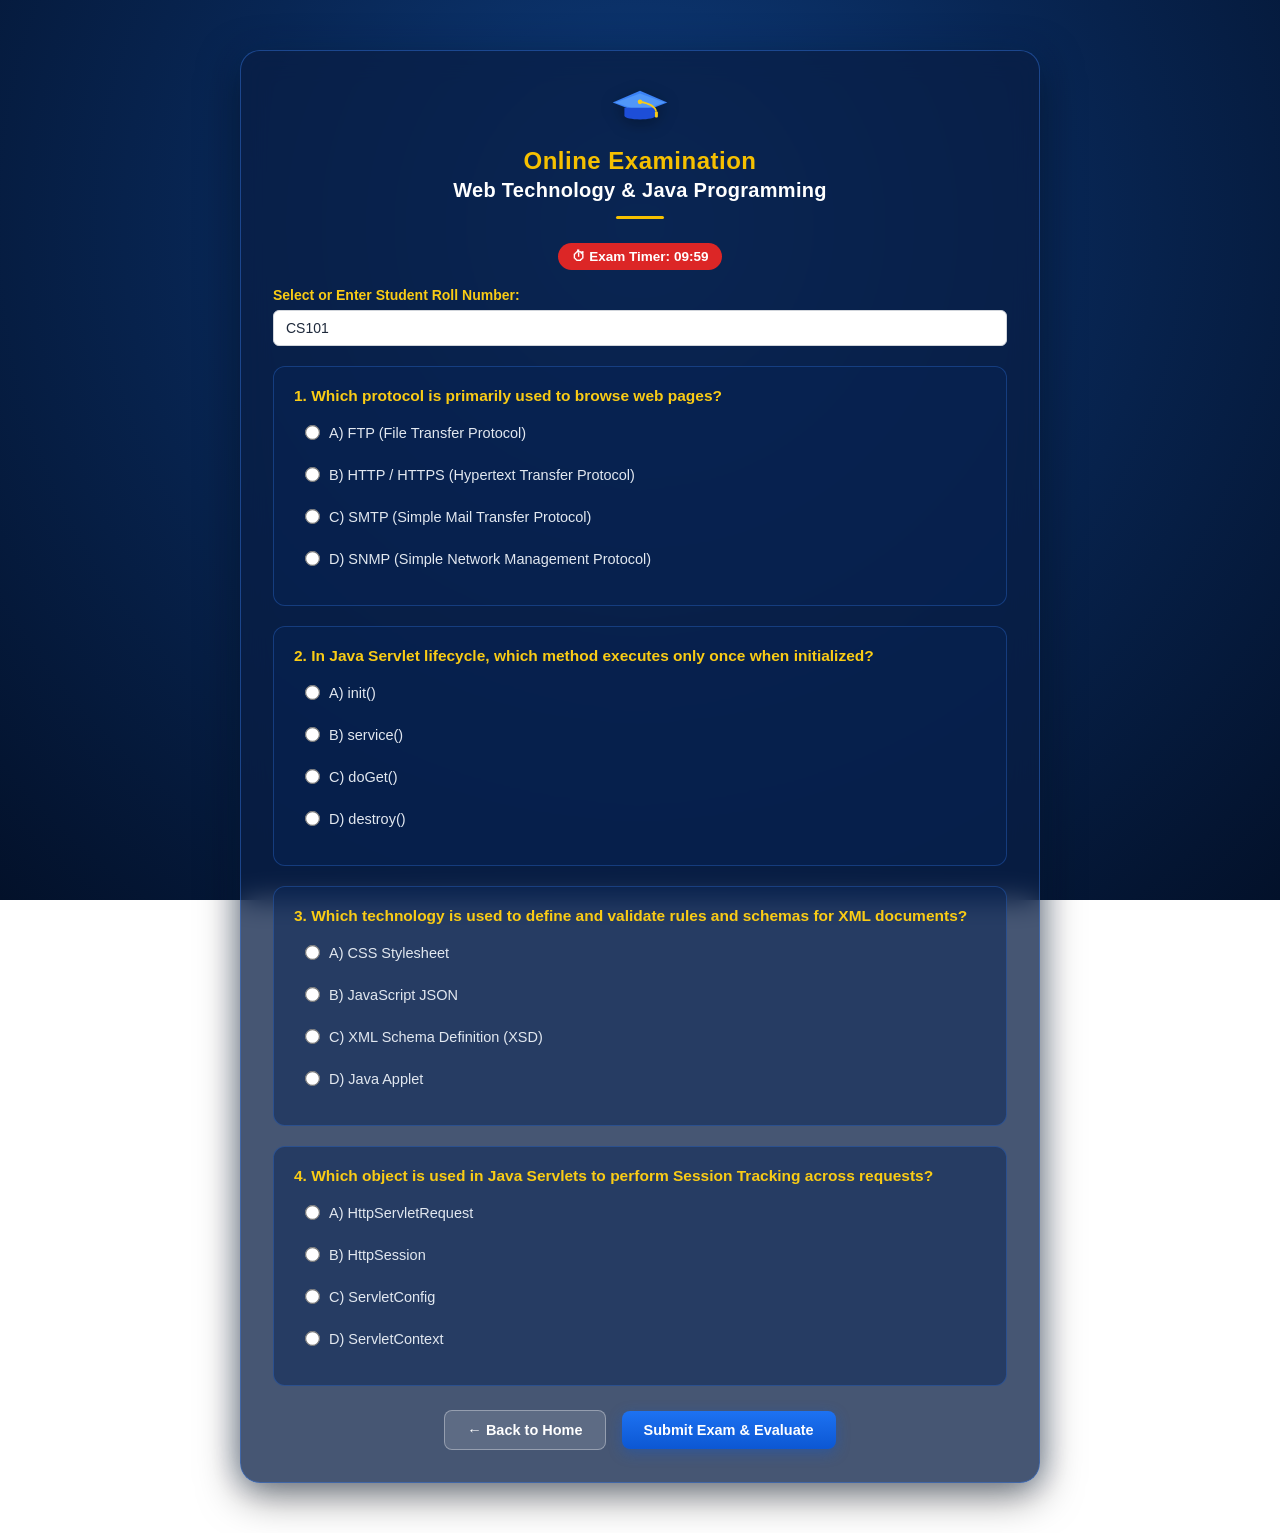
<file: exam.html>
<!DOCTYPE html>
<html lang="en">
<head>
    <meta charset="UTF-8">
    <meta name="viewport" content="width=device-width, initial-scale=1.0">
    <title>Online Examination - Student Management System</title>
    <link rel="stylesheet" href="style.css">
    <style>
        .exam-container { max-width: 800px; width: 100%; margin: 30px auto; padding: 32px; }
        .question-card { background: rgba(6,35,84,0.5); border: 1px solid rgba(59,130,246,0.3); border-radius: 12px; padding: 20px; margin-bottom: 20px; text-align: left; }
        .question-title { font-size: 15.5px; font-weight: 700; color: #facc15; margin-bottom: 12px; }
        .option-label { display: flex; align-items: center; gap: 10px; margin: 10px 0; font-size: 14.5px; cursor: pointer; color: #e2e8f0; padding: 8px 12px; border-radius: 6px; transition: background 0.2s; }
        .option-label:hover { background: rgba(59,130,246,0.15); }
        .option-label input { cursor: pointer; transform: scale(1.15); }
        .timer-badge { display: inline-block; background: #dc2626; color: #fff; padding: 6px 14px; border-radius: 20px; font-weight: 700; font-size: 13.5px; margin-bottom: 16px; }
        .result-box { display: none; background: rgba(22,101,52,0.35); border: 1.5px solid #22c55e; border-radius: 14px; padding: 26px; text-align: center; margin-bottom: 24px; }
        .result-score { font-size: 34px; font-weight: 900; color: #facc15; margin: 12px 0; }
    </style>
</head>
<body style="justify-content: flex-start;">

    <main class="card-box exam-container">
        <!-- Logo -->
        <div class="logo-container">
            <svg class="logo-cap" viewBox="0 0 100 80">
                <polygon points="50,12 92,30 50,46 8,30" fill="#3b82f6" />
                <polygon points="50,16 88,30 50,43 12,30" fill="#60a5fa" opacity="0.6"/>
                <path d="M26 38 V50 C26 58 74 58 74 50 V38" fill="#1d4ed8"/>
                <circle cx="50" cy="29" r="3.5" fill="#facc15"/>
                <path d="M50 29 Q72 32 75 44" stroke="#facc15" stroke-width="2.5" fill="none"/>
                <rect x="73" y="44" width="4.5" height="9" rx="1.5" fill="#facc15"/>
            </svg>
        </div>

        <h1 class="title-yellow">Online Examination</h1>
        <h2 class="subtitle-white">Web Technology & Java Programming</h2>
        <div class="yellow-divider-small"></div>

        <div class="timer-badge">⏱ Exam Timer: <span id="timerText">10:00</span></div>

        <!-- Result Box -->
        <div id="resultBox" class="result-box">
            <h2 style="color: #86efac; font-size: 22px;">Examination Completed!</h2>
            <p style="color: #cbd5e1; margin-top: 6px;">Student Roll No: <strong id="resRoll" style="color:#fff;"></strong></p>
            <div id="resScore" class="result-score">0 / 4 (0%)</div>
            <p id="resStatus" style="font-size: 17px; font-weight: 700;"></p>
            <button onclick="retakeExam()" class="btn-primary" style="display:inline-block; width:auto; padding:10px 24px; margin-top:16px;">Retake Examination</button>
        </div>

        <!-- Exam Form -->
        <form id="examForm" onsubmit="submitExam(event)">
            <div style="margin-bottom: 20px; text-align: left;">
                <label style="font-weight: 600; color: #facc15; font-size: 14px;">Select or Enter Student Roll Number:</label>
                <input type="text" id="rollNumber" class="form-control" value="CS101" required style="margin-top: 6px;">
            </div>

            <!-- Q1 -->
            <div class="question-card">
                <div class="question-title">1. Which protocol is primarily used to browse web pages?</div>
                <label class="option-label"><input type="radio" name="q1" value="A" required> A) FTP (File Transfer Protocol)</label>
                <label class="option-label"><input type="radio" name="q1" value="B"> B) HTTP / HTTPS (Hypertext Transfer Protocol)</label>
                <label class="option-label"><input type="radio" name="q1" value="C"> C) SMTP (Simple Mail Transfer Protocol)</label>
                <label class="option-label"><input type="radio" name="q1" value="D"> D) SNMP (Simple Network Management Protocol)</label>
            </div>

            <!-- Q2 -->
            <div class="question-card">
                <div class="question-title">2. In Java Servlet lifecycle, which method executes only once when initialized?</div>
                <label class="option-label"><input type="radio" name="q2" value="A" required> A) init()</label>
                <label class="option-label"><input type="radio" name="q2" value="B"> B) service()</label>
                <label class="option-label"><input type="radio" name="q2" value="C"> C) doGet()</label>
                <label class="option-label"><input type="radio" name="q2" value="D"> D) destroy()</label>
            </div>

            <!-- Q3 -->
            <div class="question-card">
                <div class="question-title">3. Which technology is used to define and validate rules and schemas for XML documents?</div>
                <label class="option-label"><input type="radio" name="q3" value="A" required> A) CSS Stylesheet</label>
                <label class="option-label"><input type="radio" name="q3" value="B"> B) JavaScript JSON</label>
                <label class="option-label"><input type="radio" name="q3" value="C"> C) XML Schema Definition (XSD)</label>
                <label class="option-label"><input type="radio" name="q3" value="D"> D) Java Applet</label>
            </div>

            <!-- Q4 -->
            <div class="question-card">
                <div class="question-title">4. Which object is used in Java Servlets to perform Session Tracking across requests?</div>
                <label class="option-label"><input type="radio" name="q4" value="A" required> A) HttpServletRequest</label>
                <label class="option-label"><input type="radio" name="q4" value="B"> B) HttpSession</label>
                <label class="option-label"><input type="radio" name="q4" value="C"> C) ServletConfig</label>
                <label class="option-label"><input type="radio" name="q4" value="D"> D) ServletContext</label>
            </div>

            <div class="action-row" style="margin-top: 24px;">
                <a href="index.html" class="btn-back">&larr; Back to Home</a>
                <button type="submit" class="btn-reg">Submit Exam & Evaluate</button>
            </div>
        </form>
    </main>

    <script>
        // Countdown timer
        let timeLeft = 600;
        const timerEl = document.getElementById('timerText');
        const timerInterval = setInterval(() => {
            timeLeft--;
            const mins = Math.floor(timeLeft / 60);
            const secs = timeLeft % 60;
            timerEl.textContent = `${mins.toString().padStart(2, '0')}:${secs.toString().padStart(2, '0')}`;
            if (timeLeft <= 0) {
                clearInterval(timerInterval);
                submitExam(new Event('submit'));
            }
        }, 1000);

        function submitExam(e) {
            if (e && e.preventDefault) e.preventDefault();
            clearInterval(timerInterval);

            const roll = document.getElementById('rollNumber').value.trim();
            const q1 = document.querySelector('input[name="q1"]:checked')?.value;
            const q2 = document.querySelector('input[name="q2"]:checked')?.value;
            const q3 = document.querySelector('input[name="q3"]:checked')?.value;
            const q4 = document.querySelector('input[name="q4"]:checked')?.value;

            let score = 0;
            if (q1 === 'B') score++;
            if (q2 === 'A') score++;
            if (q3 === 'C') score++;
            if (q4 === 'B') score++;

            const pct = (score / 4) * 100;
            const isPass = pct >= 50;

            document.getElementById('resRoll').textContent = roll;
            document.getElementById('resScore').textContent = `${score} / 4 (${pct.toFixed(0)}%)`;
            
            const resStatus = document.getElementById('resStatus');
            resStatus.textContent = isPass ? "Result: PASSED (First Class)" : "Result: FAILED (Needs Reappearance)";
            resStatus.style.color = isPass ? "#86efac" : "#f87171";

            document.getElementById('examForm').style.display = 'none';
            document.getElementById('resultBox').style.display = 'block';
            window.scrollTo({ top: 0, behavior: 'smooth' });
        }

        function retakeExam() {
            document.getElementById('examForm').reset();
            document.getElementById('examForm').style.display = 'block';
            document.getElementById('resultBox').style.display = 'none';
        }
    </script>
</body>
</html>
</file>
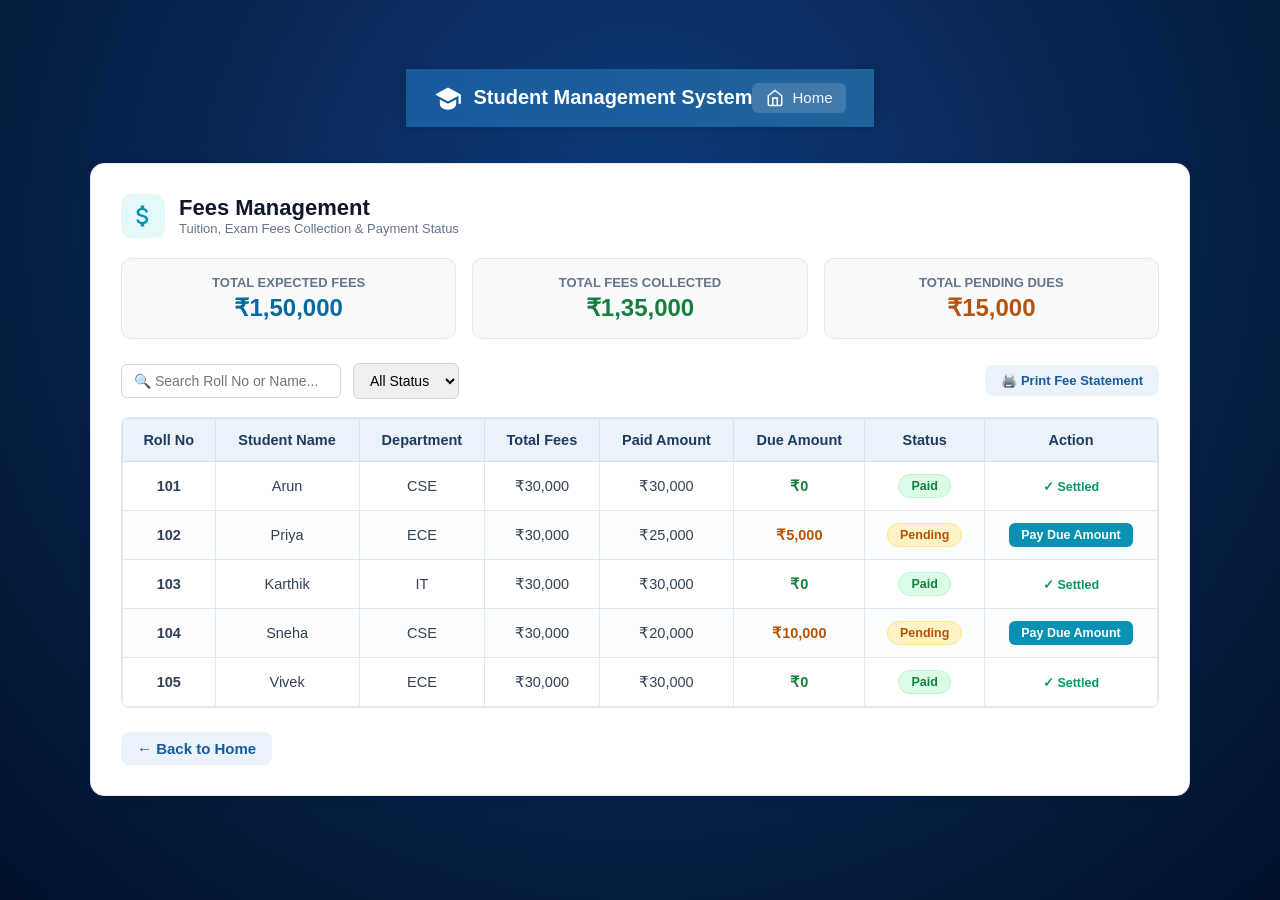
<file: fees.html>
<!DOCTYPE html>
<html lang="en">
<head>
    <meta charset="UTF-8">
    <meta name="viewport" content="width=device-width, initial-scale=1.0">
    <title>Fees Management - Student Management System</title>
    <link rel="stylesheet" href="style.css">
    <style>
        * { margin: 0; padding: 0; box-sizing: border-box; font-family: -apple-system, BlinkMacSystemFont, "Segoe UI", Roboto, sans-serif; }
        body { background-color: #f1f5f9; color: #1e293b; min-height: 100vh; }
        .navbar { background: linear-gradient(90deg, #185a9d 0%, #20639b 100%); color: white; padding: 14px 28px; display: flex; justify-content: space-between; align-items: center; box-shadow: 0 2px 10px rgba(0, 0, 0, 0.12); }
        .nav-brand { display: flex; align-items: center; gap: 12px; font-size: 20px; font-weight: 700; color: white; text-decoration: none; }
        .nav-brand svg { width: 28px; height: 28px; fill: white; }
        .nav-home { display: flex; align-items: center; gap: 8px; color: #f8fafc; text-decoration: none; font-size: 15px; font-weight: 500; padding: 6px 14px; border-radius: 6px; background: rgba(255, 255, 255, 0.15); transition: 0.2s; }
        .nav-home:hover { background: rgba(255, 255, 255, 0.25); }
        .main-container { max-width: 1100px; width: 92%; margin: 36px auto; }
        .content-box { background: #ffffff; border-radius: 14px; border: 1px solid #e2e8f0; box-shadow: 0 4px 16px rgba(0,0,0,0.04); padding: 30px; }
        .page-header { display: flex; align-items: center; gap: 14px; margin-bottom: 20px; }
        .page-header-icon { width: 44px; height: 44px; border-radius: 10px; background-color: #e6f9fa; display: flex; align-items: center; justify-content: center; }
        .page-title { font-size: 22px; font-weight: 700; color: #0f172a; }
        
        /* Stats row */
        .stats-grid { display: grid; grid-template-columns: repeat(3, 1fr); gap: 16px; margin-bottom: 24px; }
        .stat-card { background: #f8fafc; border: 1px solid #e2e8f0; border-radius: 10px; padding: 16px; text-align: center; }
        .stat-val { font-size: 24px; font-weight: 800; margin-top: 4px; }
        .stat-lbl { font-size: 13px; color: #64748b; font-weight: 600; }
        
        .table-responsive { width: 100%; overflow-x: auto; border-radius: 8px; border: 1px solid #e2e8f0; }
        .data-table { width: 100%; border-collapse: collapse; text-align: left; font-size: 14.5px; }
        .data-table th { background-color: #eaf2fb; color: #1e3a5f; font-weight: 700; padding: 13px 16px; border: 1px solid #d4e2f0; text-align: center; }
        .data-table td { padding: 12px 16px; border: 1px solid #e2e8f0; color: #334155; text-align: center; }
        .data-table tbody tr:nth-child(even) { background-color: #fcfdfe; }
        .data-table tbody tr:hover { background-color: #f0f7ff; }
        
        .badge { display: inline-block; padding: 4px 12px; font-size: 12.5px; font-weight: 600; border-radius: 20px; }
        .badge-paid { background-color: #dcfce7; color: #15803d; border: 1px solid #bbf7d0; }
        .badge-pending { background-color: #fef3c7; color: #b45309; border: 1px solid #fde68a; }
        
        .btn-pay { padding: 5px 12px; background: #0891b2; color: #fff; border: none; border-radius: 6px; font-size: 12.5px; font-weight: 600; cursor: pointer; transition: 0.2s; }
        .btn-pay:hover { background: #0e7490; }
        
        .back-link-wrapper { margin-top: 24px; display: flex; justify-content: space-between; align-items: center; }
        .back-btn { display: inline-flex; align-items: center; gap: 8px; color: #185a9d; text-decoration: none; font-weight: 600; font-size: 15px; padding: 8px 16px; border-radius: 8px; background-color: #eaf3fc; transition: all 0.2s ease; border: none; cursor: pointer; }
        .back-btn:hover { background-color: #dbeafe; transform: translateX(-4px); }
    </style>
</head>
<body>

    <!-- Header Navigation -->
    <header class="navbar">
        <a href="index.html" class="nav-brand">
            <svg viewBox="0 0 24 24">
                <path d="M12 3L1 9L12 15L21 10.09V17H23V9M5 13.18V17.18C5 19.94 8.13 22 12 22C15.87 22 19 19.94 19 17.18V13.18L12 17L5 13.18Z"/>
            </svg>
            Student Management System
        </a>
        <a href="index.html" class="nav-home">
            <svg width="18" height="18" viewBox="0 0 24 24" fill="none" stroke="currentColor" stroke-width="2">
                <path d="M3 9l9-7 9 7v11a2 2 0 0 1-2 2H5a2 2 0 0 1-2-2z"></path>
                <polyline points="9 22 9 12 15 12 15 22"></polyline>
            </svg>
            Home
        </a>
    </header>

    <!-- Main Content Area -->
    <main class="main-container">
        <div class="content-box">
            
            <div class="page-header">
                <div class="page-header-icon">
                    <svg viewBox="0 0 24 24" width="28" height="28" fill="#0891b2">
                        <path d="M11.8 10.9c-2.27-.59-3-1.2-3-2.15 0-1.09 1.01-1.85 2.7-1.85 1.78 0 2.44.85 2.5 2.1h2.21c-.07-1.72-1.12-3.3-3.21-3.81V3h-3v2.16c-1.94.42-3.5 1.68-3.5 3.61 0 2.31 1.91 3.46 4.7 4.13 2.5.6 3 1.48 3 2.41 0 .69-.49 1.79-2.7 1.79-2.06 0-2.87-.92-2.98-2.1h-2.2c.12 2.19 1.76 3.42 3.68 3.83V21h3v-2.15c1.95-.37 3.5-1.5 3.5-3.55 0-2.84-2.43-3.81-4.7-4.4z"/>
                    </svg>
                </div>
                <div>
                    <h1 class="page-title">Fees Management</h1>
                    <p style="font-size:13px; color:#64748b;">Tuition, Exam Fees Collection &amp; Payment Status</p>
                </div>
            </div>

            <!-- Summary KPI Cards -->
            <div class="stats-grid">
                <div class="stat-card">
                    <div class="stat-lbl">TOTAL EXPECTED FEES</div>
                    <div class="stat-val" id="totalFeesVal" style="color:#0369a1;">₹1,50,000</div>
                </div>
                <div class="stat-card">
                    <div class="stat-lbl">TOTAL FEES COLLECTED</div>
                    <div class="stat-val" id="totalCollectedVal" style="color:#15803d;">₹1,35,000</div>
                </div>
                <div class="stat-card">
                    <div class="stat-lbl">TOTAL PENDING DUES</div>
                    <div class="stat-val" id="totalDueVal" style="color:#b45309;">₹15,000</div>
                </div>
            </div>

            <!-- Filters -->
            <div style="display:flex; gap:12px; margin-bottom:18px; flex-wrap:wrap; align-items:center;">
                <input type="text" id="feesSearch" placeholder="🔍 Search Roll No or Name..." oninput="filterFees()" style="padding:8px 12px; border-radius:6px; border:1px solid #cbd5e1; font-size:14px; width:220px;">
                <select id="statusFilter" onchange="filterFees()" style="padding:8px 12px; border-radius:6px; border:1px solid #cbd5e1; font-size:14px;">
                    <option value="ALL">All Status</option>
                    <option value="Paid">Paid</option>
                    <option value="Pending">Pending</option>
                </select>
                <button onclick="window.print()" class="back-btn" style="margin-left:auto; font-size:13px;">🖨️ Print Fee Statement</button>
            </div>

            <div class="table-responsive">
                <table class="data-table">
                    <thead>
                        <tr>
                            <th>Roll No</th>
                            <th>Student Name</th>
                            <th>Department</th>
                            <th>Total Fees</th>
                            <th>Paid Amount</th>
                            <th>Due Amount</th>
                            <th>Status</th>
                            <th>Action</th>
                        </tr>
                    </thead>
                    <tbody id="feesTableBody">
                        <!-- Populated dynamically -->
                    </tbody>
                </table>
            </div>

            <div class="back-link-wrapper">
                <a href="index.html" class="back-btn">&larr; Back to Home</a>
            </div>

        </div>
    </main>

    <script>
        const DEFAULT_FEES = [
            { roll: "101", name: "Arun", dept: "CSE", total: 30000, paid: 30000, due: 0, status: "Paid" },
            { roll: "102", name: "Priya", dept: "ECE", total: 30000, paid: 25000, due: 5000, status: "Pending" },
            { roll: "103", name: "Karthik", dept: "IT", total: 30000, paid: 30000, due: 0, status: "Paid" },
            { roll: "104", name: "Sneha", dept: "CSE", total: 30000, paid: 20000, due: 10000, status: "Pending" },
            { roll: "105", name: "Vivek", dept: "ECE", total: 30000, paid: 30000, due: 0, status: "Paid" }
        ];

        function getFeesData() {
            const data = localStorage.getItem('fees_records');
            if (!data) {
                localStorage.setItem('fees_records', JSON.stringify(DEFAULT_FEES));
                return DEFAULT_FEES;
            }
            try { return JSON.parse(data); } catch(e) { return DEFAULT_FEES; }
        }

        function renderFeesTable(data) {
            const tbody = document.getElementById('feesTableBody');
            tbody.innerHTML = '';

            let totalExp = 0, totalPaid = 0, totalDue = 0;
            const fullData = getFeesData();
            fullData.forEach(d => {
                totalExp += d.total;
                totalPaid += d.paid;
                totalDue += d.due;
            });

            document.getElementById('totalFeesVal').textContent = `₹${totalExp.toLocaleString('en-IN')}`;
            document.getElementById('totalCollectedVal').textContent = `₹${totalPaid.toLocaleString('en-IN')}`;
            document.getElementById('totalDueVal').textContent = `₹${totalDue.toLocaleString('en-IN')}`;

            data.forEach(item => {
                const tr = document.createElement('tr');
                const isPaid = (item.status === 'Paid');
                tr.innerHTML = `
                    <td><strong>${item.roll}</strong></td>
                    <td>${item.name}</td>
                    <td>${item.dept}</td>
                    <td>₹${item.total.toLocaleString('en-IN')}</td>
                    <td>₹${item.paid.toLocaleString('en-IN')}</td>
                    <td><strong style="color:${item.due > 0 ? '#b45309' : '#15803d'};">₹${item.due.toLocaleString('en-IN')}</strong></td>
                    <td><span class="badge ${isPaid ? 'badge-paid' : 'badge-pending'}">${item.status}</span></td>
                    <td>
                        ${isPaid 
                            ? `<span style="color:#059669; font-size:12.5px; font-weight:600;">✓ Settled</span>`
                            : `<button class="btn-pay" onclick="payFees('${item.roll}')">Pay Due Amount</button>`
                        }
                    </td>
                `;
                tbody.appendChild(tr);
            });
        }

        function filterFees() {
            const q = document.getElementById('feesSearch').value.toLowerCase().trim();
            const status = document.getElementById('statusFilter').value;
            const data = getFeesData();

            const filtered = data.filter(item => {
                const matchQ = item.roll.toLowerCase().includes(q) || item.name.toLowerCase().includes(q);
                const matchStatus = (status === 'ALL' || item.status === status);
                return matchQ && matchStatus;
            });

            renderFeesTable(filtered);
        }

        function payFees(roll) {
            let data = getFeesData();
            const student = data.find(s => s.roll === roll);
            if (student) {
                if (confirm(`Accept payment of ₹${student.due.toLocaleString('en-IN')} for ${student.name} (${student.roll})?`)) {
                    student.paid = student.total;
                    student.due = 0;
                    student.status = "Paid";
                    localStorage.setItem('fees_records', JSON.stringify(data));
                    filterFees();
                }
            }
        }

        filterFees();
    </script>
</body>
</html>
</file>
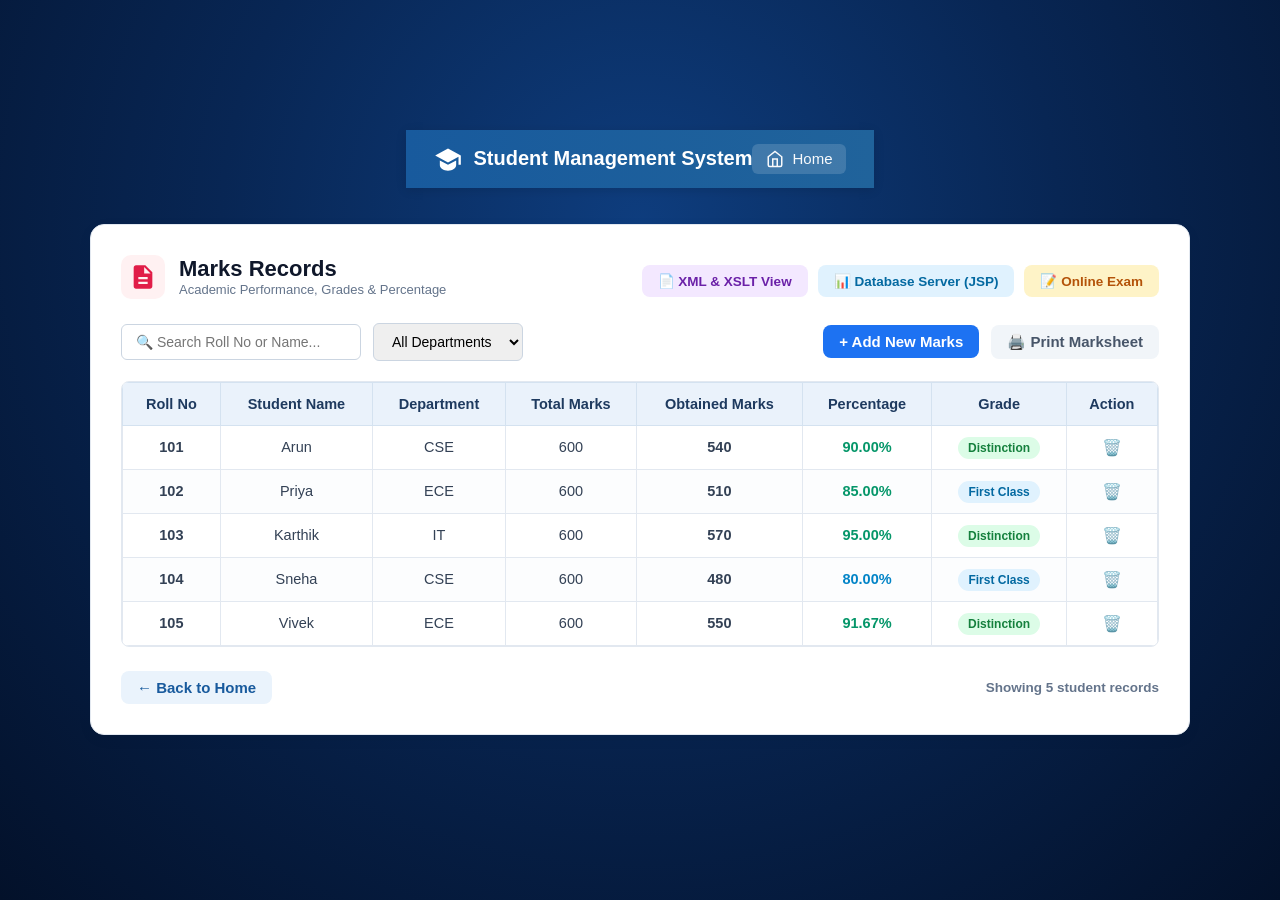
<file: marks.html>
<!DOCTYPE html>
<html lang="en">
<head>
    <meta charset="UTF-8">
    <meta name="viewport" content="width=device-width, initial-scale=1.0">
    <title>Marks Records - Student Management System</title>
    <link rel="stylesheet" href="style.css">
    <style>
        * { margin: 0; padding: 0; box-sizing: border-box; font-family: -apple-system, BlinkMacSystemFont, "Segoe UI", Roboto, sans-serif; }
        body { background-color: #f1f5f9; color: #1e293b; min-height: 100vh; }
        .navbar { background: linear-gradient(90deg, #185a9d 0%, #20639b 100%); color: white; padding: 14px 28px; display: flex; justify-content: space-between; align-items: center; box-shadow: 0 2px 10px rgba(0, 0, 0, 0.12); }
        .nav-brand { display: flex; align-items: center; gap: 12px; font-size: 20px; font-weight: 700; color: white; text-decoration: none; }
        .nav-brand svg { width: 28px; height: 28px; fill: white; }
        .nav-home { display: flex; align-items: center; gap: 8px; color: #f8fafc; text-decoration: none; font-size: 15px; font-weight: 500; padding: 6px 14px; border-radius: 6px; background: rgba(255, 255, 255, 0.15); transition: 0.2s; }
        .nav-home:hover { background: rgba(255, 255, 255, 0.25); }
        .main-container { max-width: 1100px; width: 92%; margin: 36px auto; }
        .content-box { background: #ffffff; border-radius: 14px; border: 1px solid #e2e8f0; box-shadow: 0 4px 16px rgba(0,0,0,0.04); padding: 30px; }
        .page-header { display: flex; align-items: center; gap: 14px; margin-bottom: 24px; }
        .page-header-icon { width: 44px; height: 44px; border-radius: 10px; background-color: #fff1f2; display: flex; align-items: center; justify-content: center; }
        .page-title { font-size: 22px; font-weight: 700; color: #0f172a; }
        
        /* Filter Bar */
        .filter-bar { display: flex; gap: 12px; margin-bottom: 20px; flex-wrap: wrap; align-items: center; }
        .filter-input { padding: 9px 14px; border-radius: 6px; border: 1px solid #cbd5e1; font-size: 14px; outline: none; }
        .filter-input:focus { border-color: #3b82f6; }
        
        .table-responsive { width: 100%; overflow-x: auto; border-radius: 8px; border: 1px solid #e2e8f0; }
        .data-table { width: 100%; border-collapse: collapse; text-align: left; font-size: 14.5px; }
        .data-table th { background-color: #eaf2fb; color: #1e3a5f; font-weight: 700; padding: 13px 16px; border: 1px solid #d4e2f0; text-align: center; }
        .data-table td { padding: 12px 16px; border: 1px solid #e2e8f0; color: #334155; text-align: center; }
        .data-table tbody tr:nth-child(even) { background-color: #fcfdfe; }
        .data-table tbody tr:hover { background-color: #f0f7ff; }
        .badge-distinction { background-color: #dcfce7; color: #15803d; padding: 4px 10px; border-radius: 12px; font-weight: 700; font-size: 12px; }
        .badge-first { background-color: #e0f2fe; color: #0369a1; padding: 4px 10px; border-radius: 12px; font-weight: 700; font-size: 12px; }
        .back-link-wrapper { margin-top: 24px; display: flex; justify-content: space-between; align-items: center; flex-wrap: wrap; gap: 12px; }
        .back-btn { display: inline-flex; align-items: center; gap: 8px; color: #185a9d; text-decoration: none; font-weight: 600; font-size: 15px; padding: 8px 16px; border-radius: 8px; background-color: #eaf3fc; transition: all 0.2s ease; border: none; cursor: pointer; }
        .back-btn:hover { background-color: #dbeafe; transform: translateX(-4px); }
    </style>
</head>
<body>

    <!-- Header Navigation -->
    <header class="navbar">
        <a href="index.html" class="nav-brand">
            <svg viewBox="0 0 24 24">
                <path d="M12 3L1 9L12 15L21 10.09V17H23V9M5 13.18V17.18C5 19.94 8.13 22 12 22C15.87 22 19 19.94 19 17.18V13.18L12 17L5 13.18Z"/>
            </svg>
            Student Management System
        </a>
        <a href="index.html" class="nav-home">
            <svg width="18" height="18" viewBox="0 0 24 24" fill="none" stroke="currentColor" stroke-width="2">
                <path d="M3 9l9-7 9 7v11a2 2 0 0 1-2 2H5a2 2 0 0 1-2-2z"></path>
                <polyline points="9 22 9 12 15 12 15 22"></polyline>
            </svg>
            Home
        </a>
    </header>

    <!-- Main Content Area -->
    <main class="main-container">
        <div class="content-box">
            
            <div class="page-header" style="justify-content: space-between; flex-wrap: wrap;">
                <div style="display: flex; align-items: center; gap: 14px;">
                    <div class="page-header-icon">
                        <svg viewBox="0 0 24 24" width="28" height="28" fill="#e11d48">
                            <path d="M14 2H6c-1.1 0-1.99.9-1.99 2L4 20c0 1.1.89 2 1.99 2H18c1.1 0 2-.9 2-2V8l-6-6zm2 16H8v-2h8v2zm0-4H8v-2h8v2zm-3-5V3.5L18.5 9H13z"/>
                        </svg>
                    </div>
                    <div>
                        <h1 class="page-title">Marks Records</h1>
                        <p style="font-size:13px; color:#64748b;">Academic Performance, Grades &amp; Percentage</p>
                    </div>
                </div>
                <div style="display: flex; gap: 10px; margin-top: 8px; flex-wrap: wrap;">
                    <a href="xml_view.html" class="back-btn" style="background:#f3e8ff; color:#6b21a8; font-size:13.5px;">📄 XML &amp; XSLT View</a>
                    <a href="marklist.jsp" class="back-btn" style="background:#e0f2fe; color:#0369a1; font-size:13.5px;">📊 Database Server (JSP)</a>
                    <a href="exam.html" class="back-btn" style="background:#fef3c7; color:#b45309; font-size:13.5px;">📝 Online Exam</a>
                </div>
            </div>

            <!-- Search and Action Bar -->
            <div class="filter-bar">
                <input type="text" id="searchInput" class="filter-input" placeholder="🔍 Search Roll No or Name..." oninput="filterMarks()" style="width: 240px;">
                <select id="deptFilter" class="filter-input" onchange="filterMarks()">
                    <option value="ALL">All Departments</option>
                    <option value="CSE">CSE</option>
                    <option value="ECE">ECE</option>
                    <option value="IT">IT</option>
                </select>
                <button onclick="openAddModal()" class="back-btn" style="background:#1d72f2; color:#fff; margin-left:auto;">+ Add New Marks</button>
                <button onclick="window.print()" class="back-btn" style="background:#f1f5f9; color:#475569;">🖨️ Print Marksheet</button>
            </div>

            <div class="table-responsive">
                <table class="data-table">
                    <thead>
                        <tr>
                            <th>Roll No</th>
                            <th>Student Name</th>
                            <th>Department</th>
                            <th>Total Marks</th>
                            <th>Obtained Marks</th>
                            <th>Percentage</th>
                            <th>Grade</th>
                            <th>Action</th>
                        </tr>
                    </thead>
                    <tbody id="marksTableBody">
                        <!-- Rendered dynamically -->
                    </tbody>
                </table>
            </div>

            <div class="back-link-wrapper">
                <a href="index.html" class="back-btn">&larr; Back to Home</a>
                <span id="marksCountText" style="font-size:13.5px; color:#64748b; font-weight:600;"></span>
            </div>

        </div>
    </main>

    <!-- Add Marks Modal -->
    <div id="addMarksModal" style="display:none; position:fixed; top:0; left:0; width:100%; height:100%; background:rgba(0,0,0,0.6); z-index:999; align-items:center; justify-content:center;">
        <div style="background:#fff; border-radius:12px; padding:28px; max-width:440px; width:90%; box-shadow:0 10px 30px rgba(0,0,0,0.2);">
            <h3 style="font-size:18px; color:#0f172a; margin-bottom:16px;">Add Student Marks</h3>
            <form id="marksForm" onsubmit="saveNewMarks(event)">
                <div style="display:flex; flex-direction:column; gap:12px;">
                    <div>
                        <label style="font-size:13px; font-weight:600;">Roll Number</label>
                        <input type="text" id="mRoll" class="filter-input" style="width:100%; margin-top:4px;" required placeholder="e.g. 106">
                    </div>
                    <div>
                        <label style="font-size:13px; font-weight:600;">Student Name</label>
                        <input type="text" id="mName" class="filter-input" style="width:100%; margin-top:4px;" required placeholder="e.g. Sanjay">
                    </div>
                    <div>
                        <label style="font-size:13px; font-weight:600;">Department</label>
                        <select id="mDept" class="filter-input" style="width:100%; margin-top:4px;">
                            <option value="CSE">CSE</option>
                            <option value="ECE">ECE</option>
                            <option value="IT">IT</option>
                            <option value="ME">ME</option>
                            <option value="CE">CE</option>
                        </select>
                    </div>
                    <div>
                        <label style="font-size:13px; font-weight:600;">Obtained Marks (out of 600)</label>
                        <input type="number" id="mObtained" min="0" max="600" class="filter-input" style="width:100%; margin-top:4px;" required placeholder="e.g. 520">
                    </div>
                </div>
                <div style="display:flex; gap:10px; margin-top:20px;">
                    <button type="submit" class="back-btn" style="background:#1d72f2; color:#fff; flex:1; justify-content:center;">Save Record</button>
                    <button type="button" onclick="closeAddModal()" class="back-btn" style="background:#e2e8f0; color:#334155; flex:1; justify-content:center;">Cancel</button>
                </div>
            </form>
        </div>
    </div>

    <script>
        const DEFAULT_MARKS = [
            { roll: "101", name: "Arun", dept: "CSE", total: 600, obtained: 540 },
            { roll: "102", name: "Priya", dept: "ECE", total: 600, obtained: 510 },
            { roll: "103", name: "Karthik", dept: "IT", total: 600, obtained: 570 },
            { roll: "104", name: "Sneha", dept: "CSE", total: 600, obtained: 480 },
            { roll: "105", name: "Vivek", dept: "ECE", total: 600, obtained: 550 }
        ];

        function getMarksData() {
            const data = localStorage.getItem('marks_records');
            if (!data) {
                localStorage.setItem('marks_records', JSON.stringify(DEFAULT_MARKS));
                return DEFAULT_MARKS;
            }
            try { return JSON.parse(data); } catch(e) { return DEFAULT_MARKS; }
        }

        function renderMarks(list) {
            const tbody = document.getElementById('marksTableBody');
            tbody.innerHTML = '';
            document.getElementById('marksCountText').textContent = `Showing ${list.length} student records`;

            if (list.length === 0) {
                tbody.innerHTML = `<tr><td colspan="8" style="padding:20px; color:#64748b;">No matching mark records found.</td></tr>`;
                return;
            }

            list.forEach((item, index) => {
                const pct = (item.obtained / item.total) * 100;
                let grade = "Pass";
                let badgeClass = "badge-first";
                if (pct >= 90) { grade = "Distinction"; badgeClass = "badge-distinction"; }
                else if (pct >= 80) { grade = "First Class"; badgeClass = "badge-first"; }

                const tr = document.createElement('tr');
                tr.innerHTML = `
                    <td><strong>${item.roll}</strong></td>
                    <td>${item.name}</td>
                    <td>${item.dept}</td>
                    <td>${item.total}</td>
                    <td><strong>${item.obtained}</strong></td>
                    <td><strong style="color:${pct >= 85 ? '#059669' : '#0284c7'};">${pct.toFixed(2)}%</strong></td>
                    <td><span class="${badgeClass}">${grade}</span></td>
                    <td>
                        <button onclick="deleteMarkRecord('${item.roll}')" style="background:none; border:none; cursor:pointer; font-size:16px;" title="Delete Record">🗑️</button>
                    </td>
                `;
                tbody.appendChild(tr);
            });
        }

        function filterMarks() {
            const query = document.getElementById('searchInput').value.toLowerCase().trim();
            const dept = document.getElementById('deptFilter').value;
            const data = getMarksData();

            const filtered = data.filter(item => {
                const matchQuery = item.roll.toLowerCase().includes(query) || item.name.toLowerCase().includes(query);
                const matchDept = (dept === 'ALL' || item.dept === dept);
                return matchQuery && matchDept;
            });

            renderMarks(filtered);
        }

        function openAddModal() {
            document.getElementById('addMarksModal').style.display = 'flex';
        }

        function closeAddModal() {
            document.getElementById('addMarksModal').style.display = 'none';
        }

        function saveNewMarks(e) {
            e.preventDefault();
            const roll = document.getElementById('mRoll').value.trim();
            const name = document.getElementById('mName').value.trim();
            const dept = document.getElementById('mDept').value;
            const obtained = parseInt(document.getElementById('mObtained').value);

            let data = getMarksData();
            data.push({ roll, name, dept, total: 600, obtained });
            localStorage.setItem('marks_records', JSON.stringify(data));

            closeAddModal();
            document.getElementById('marksForm').reset();
            filterMarks();
        }

        function deleteMarkRecord(roll) {
            if (confirm(`Delete mark record for Roll No: ${roll}?`)) {
                let data = getMarksData();
                data = data.filter(item => item.roll !== roll);
                localStorage.setItem('marks_records', JSON.stringify(data));
                filterMarks();
            }
        }

        filterMarks();
    </script>
</body>
</html>
</file>
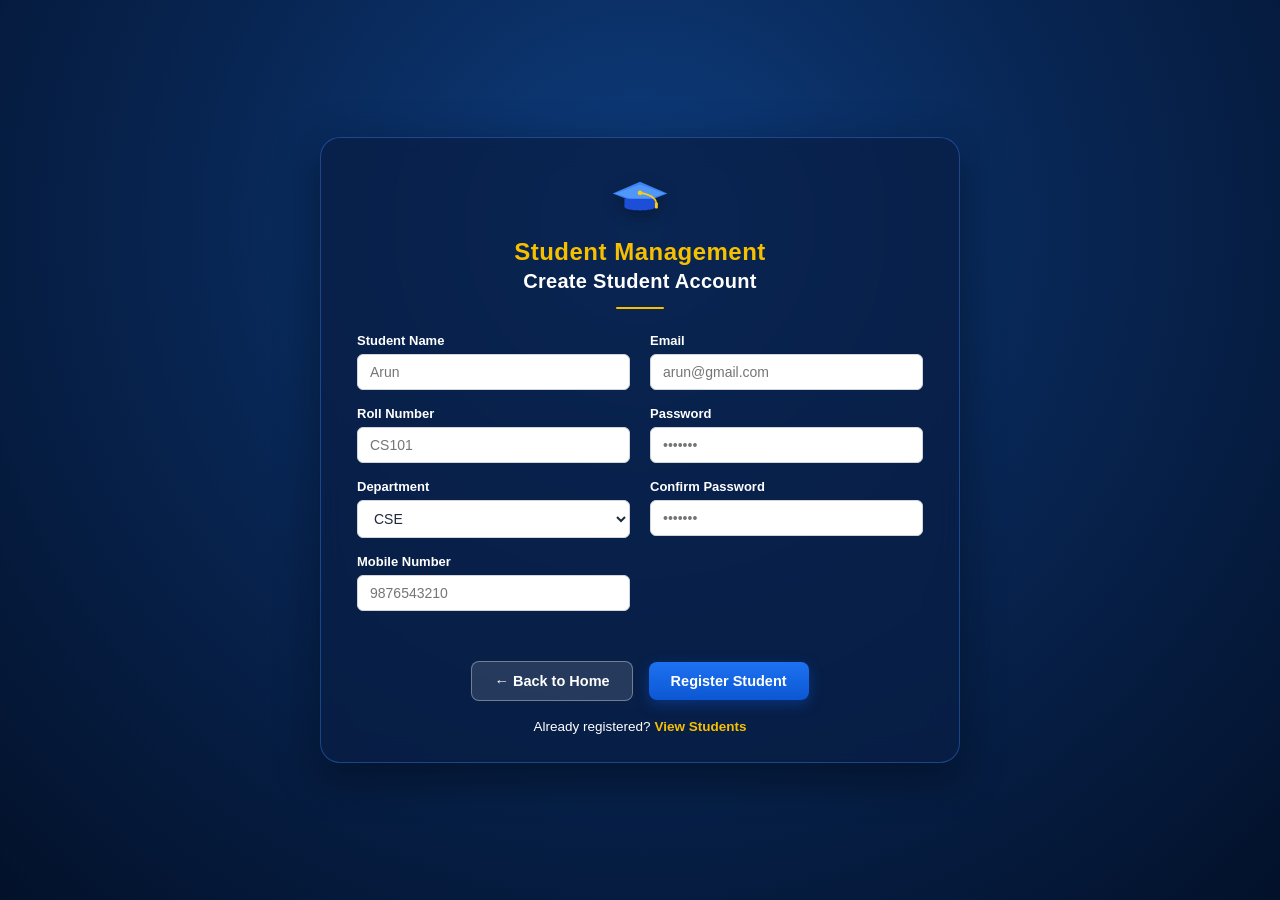
<file: register.html>
<!DOCTYPE html>
<html lang="en">
<head>
    <meta charset="UTF-8">
    <meta name="viewport" content="width=device-width, initial-scale=1.0">
    <title>Create Student Account - Student Management</title>
    <link rel="stylesheet" href="style.css">
</head>
<body>

    <main class="card-box register-card">
        <!-- Graduation Cap Logo -->
        <div class="logo-container">
            <svg class="logo-cap" viewBox="0 0 100 80">
                <polygon points="50,12 92,30 50,46 8,30" fill="#3b82f6" />
                <polygon points="50,16 88,30 50,43 12,30" fill="#60a5fa" opacity="0.6"/>
                <path d="M26 38 V50 C26 58 74 58 74 50 V38" fill="#1d4ed8"/>
                <circle cx="50" cy="29" r="3.5" fill="#facc15"/>
                <path d="M50 29 Q72 32 75 44" stroke="#facc15" stroke-width="2.5" fill="none" stroke-linecap="round"/>
                <rect x="73" y="44" width="4.5" height="9" rx="1.5" fill="#facc15"/>
            </svg>
        </div>

        <!-- Titles -->
        <h1 class="title-yellow">Student Management</h1>
        <h2 class="subtitle-white">Create Student Account</h2>

        <!-- Yellow Divider -->
        <div class="yellow-divider-small"></div>

        <!-- Registration Form -->
        <form id="studentForm">
            <div class="form-grid">
                <!-- Left Column -->
                <div class="form-group">
                    <label for="studentName">Student Name</label>
                    <input type="text" id="studentName" class="form-control" placeholder="Arun" required>
                </div>

                <!-- Right Column -->
                <div class="form-group">
                    <label for="studentEmail">Email</label>
                    <input type="email" id="studentEmail" class="form-control" placeholder="arun@gmail.com" required>
                </div>

                <!-- Left Column -->
                <div class="form-group">
                    <label for="rollNumber">Roll Number</label>
                    <input type="text" id="rollNumber" class="form-control" placeholder="CS101" required>
                </div>

                <!-- Right Column -->
                <div class="form-group">
                    <label for="studentPassword">Password</label>
                    <input type="password" id="studentPassword" class="form-control" placeholder="•••••••" required>
                </div>

                <!-- Left Column -->
                <div class="form-group">
                    <label for="department">Department</label>
                    <select id="department" class="form-control" required>
                        <option value="CSE">CSE</option>
                        <option value="ECE">ECE</option>
                        <option value="IT">IT</option>
                        <option value="ME">ME</option>
                        <option value="CE">CE</option>
                        <option value="EEE">EEE</option>
                    </select>
                </div>

                <!-- Right Column -->
                <div class="form-group">
                    <label for="confirmPassword">Confirm Password</label>
                    <input type="password" id="confirmPassword" class="form-control" placeholder="•••••••" required>
                </div>

                <!-- Left Column -->
                <div class="form-group">
                    <label for="mobileNumber">Mobile Number</label>
                    <input type="tel" id="mobileNumber" class="form-control" placeholder="9876543210" required>
                </div>
            </div>

            <!-- Success Notification Message -->
            <div id="successMsg" class="success-banner"></div>

            <!-- Buttons: Back to Home & Register Student side-by-side -->
            <div class="action-row" style="margin-top: 12px;">
                <a href="index.html" class="btn-back">&larr; Back to Home</a>
                <button type="submit" class="btn-reg" style="border: none;">Register Student</button>
            </div>
        </form>

        <!-- View Students Link -->
        <p class="link-helper" style="margin-top: 18px;">
            Already registered? <a href="details.html" class="link-yellow">View Students</a>
        </p>
    </main>

    <script src="app.js"></script>
    <script>
        const form = document.getElementById('studentForm');
        const successMsg = document.getElementById('successMsg');

        form.addEventListener('submit', function (e) {
            e.preventDefault();

            const name = document.getElementById('studentName').value.trim();
            const email = document.getElementById('studentEmail').value.trim();
            const roll = document.getElementById('rollNumber').value.trim();
            const password = document.getElementById('studentPassword').value;
            const confirmPassword = document.getElementById('confirmPassword').value;
            const dept = document.getElementById('department').value;
            const mobile = document.getElementById('mobileNumber').value.trim();

            if (password !== confirmPassword) {
                successMsg.style.color = '#ef4444';
                successMsg.textContent = 'Passwords do not match!';
                return;
            }

            const students = getStudents();
            const newStudent = {
                id: Date.now(),
                name: name,
                roll: roll,
                dept: dept,
                mobile: mobile,
                email: email,
                password: '••••••',
                confirmPassword: '••••••',
                dateTime: formatCurrentDateTime()
            };

            students.push(newStudent);
            saveStudents(students);

            successMsg.style.color = '#f6c000';
            successMsg.textContent = 'Student Registered Successfully!';

            form.reset();

            // After 1.5 seconds, user can view updated students
            setTimeout(() => {
                successMsg.textContent = 'Student Registered Successfully!';
            }, 3000);
        });
    </script>
</body>
</html>
</file>
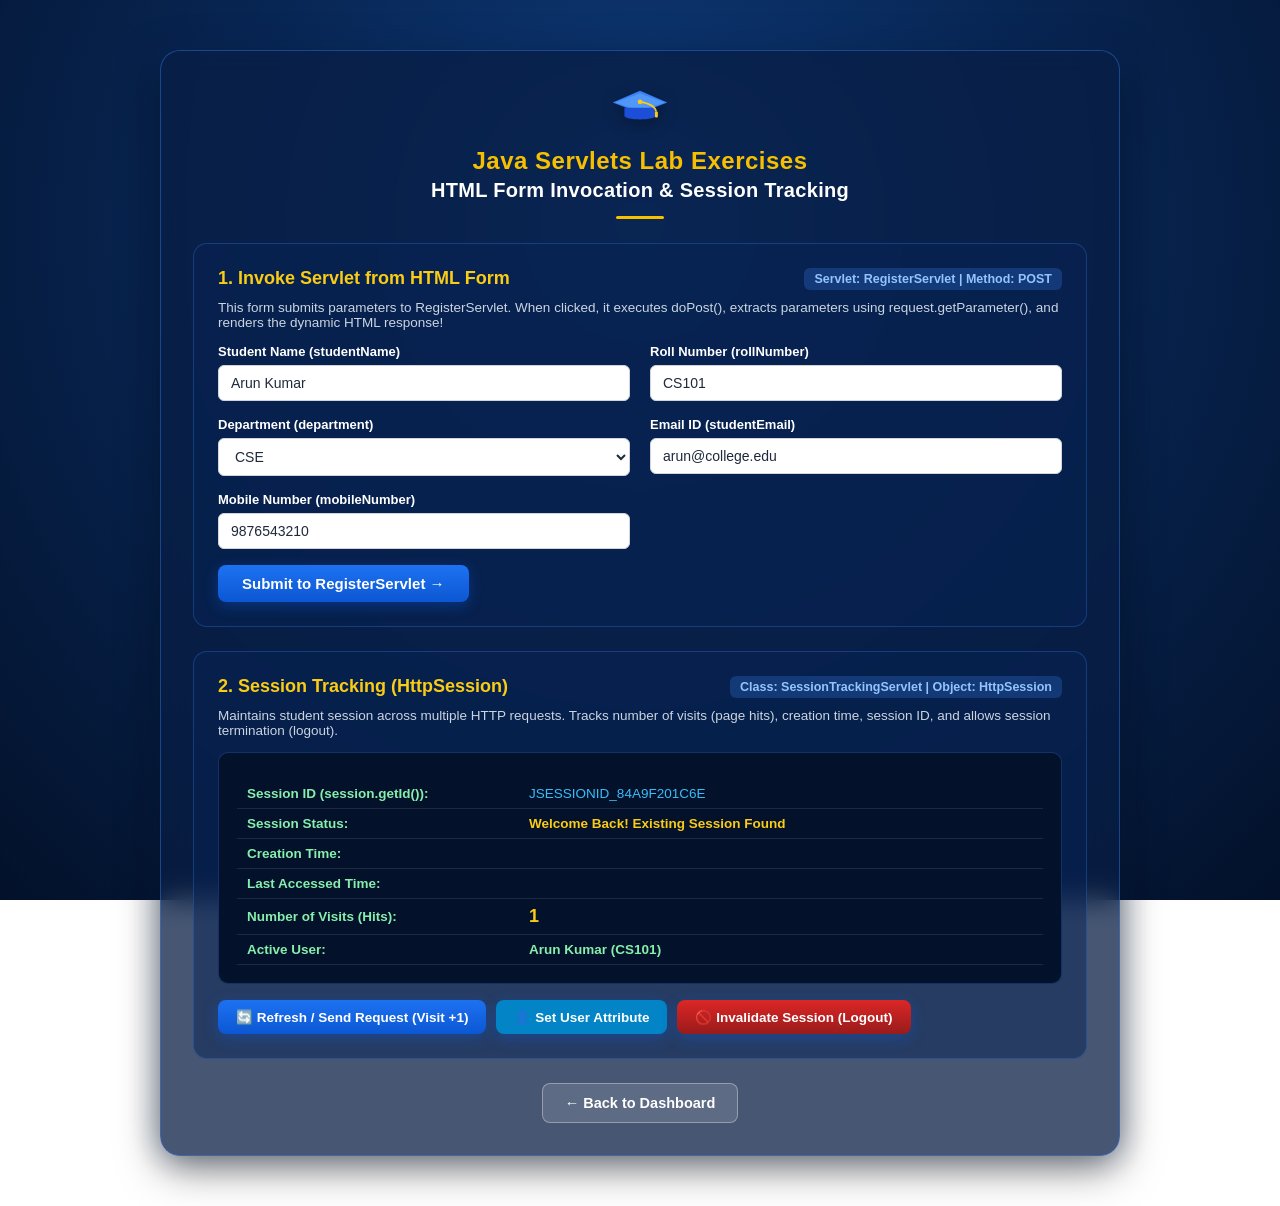
<file: servlet_demo.html>
<!DOCTYPE html>
<html lang="en">
<head>
    <meta charset="UTF-8">
    <meta name="viewport" content="width=device-width, initial-scale=1.0">
    <title>Java Servlets & Session Tracking Demo</title>
    <link rel="stylesheet" href="style.css">
    <style>
        .demo-container { max-width: 960px; width: 100%; margin: 30px auto; padding: 32px; }
        .section-card { background: rgba(6,35,84,0.5); border: 1.5px solid rgba(59,130,246,0.3); border-radius: 14px; padding: 24px; margin-bottom: 24px; text-align: left; }
        .section-title { font-size: 18px; font-weight: 700; color: #facc15; margin-bottom: 10px; display: flex; align-items: center; justify-content: space-between; flex-wrap: wrap; }
        .info-pill { display: inline-block; background: rgba(59,130,246,0.25); color: #93c5fd; padding: 4px 10px; border-radius: 6px; font-size: 12.5px; font-weight: 600; margin-bottom: 14px; }
        
        /* Execution Visualizer */
        .servlet-output-box { display: none; background: #03112b; border: 1.5px solid #22c55e; border-radius: 12px; padding: 22px; margin-top: 20px; animation: fadeIn 0.3s ease; }
        @keyframes fadeIn { from { opacity: 0; transform: translateY(-8px); } to { opacity: 1; transform: translateY(0); } }
        
        .status-badge { display: inline-flex; align-items: center; gap: 6px; background: rgba(34,197,94,0.2); color: #86efac; border: 1px solid #22c55e; padding: 4px 12px; border-radius: 20px; font-weight: 700; font-size: 12.5px; margin-bottom: 12px; }
        
        .code-box { background: rgba(0,0,0,0.4); border: 1px solid rgba(59,130,246,0.25); border-radius: 8px; padding: 14px; font-family: 'Consolas', monospace; font-size: 13px; color: #7dd3fc; margin: 12px 0; }
        
        .rendered-response-card { background: rgba(14,61,126,0.35); border: 1.5px solid #3b82f6; border-radius: 12px; padding: 22px; text-align: center; margin-top: 14px; }
        .rendered-response-card table { width: 100%; border-collapse: collapse; margin-top: 14px; font-size: 14px; }
        .rendered-response-card td { padding: 9px 12px; border-bottom: 1px solid rgba(255,255,255,0.15); text-align: left; }
        
        /* Session Info Box */
        .session-info { background: #03112b; border: 1.5px solid rgba(59,130,246,0.3); border-radius: 10px; padding: 18px; margin-top: 14px; font-family: monospace; font-size: 13.5px; color: #86efac; }
        .session-table { width: 100%; border-collapse: collapse; margin-top: 8px; }
        .session-table td { padding: 7px 10px; border-bottom: 1px solid rgba(255,255,255,0.1); }
    </style>
</head>
<body style="justify-content: flex-start;">

    <main class="card-box demo-container">
        <!-- Logo -->
        <div class="logo-container">
            <svg class="logo-cap" viewBox="0 0 100 80">
                <polygon points="50,12 92,30 50,46 8,30" fill="#3b82f6" />
                <polygon points="50,16 88,30 50,43 12,30" fill="#60a5fa" opacity="0.6"/>
                <path d="M26 38 V50 C26 58 74 58 74 50 V38" fill="#1d4ed8"/>
                <circle cx="50" cy="29" r="3.5" fill="#facc15"/>
                <path d="M50 29 Q72 32 75 44" stroke="#facc15" stroke-width="2.5" fill="none"/>
                <rect x="73" y="44" width="4.5" height="9" rx="1.5" fill="#facc15"/>
            </svg>
        </div>

        <h1 class="title-yellow">Java Servlets Lab Exercises</h1>
        <h2 class="subtitle-white">HTML Form Invocation &amp; Session Tracking</h2>
        <div class="yellow-divider-small"></div>

        <!-- Exercise 1: Invoke Servlet from HTML Form -->
        <div class="section-card">
            <div class="section-title">
                <span>1. Invoke Servlet from HTML Form</span>
                <span class="info-pill" style="margin:0;">Servlet: RegisterServlet | Method: POST</span>
            </div>
            <p style="color:#cbd5e1; font-size:13.5px; margin-bottom:14px;">
                This form submits parameters to <code>RegisterServlet</code>. When clicked, it executes <code>doPost()</code>, extracts parameters using <code>request.getParameter()</code>, and renders the dynamic HTML response!
            </p>
            
            <form id="servletForm" onsubmit="handleServletSubmit(event)">
                <div class="form-grid">
                    <div class="form-group">
                        <label>Student Name (studentName)</label>
                        <input type="text" id="sName" name="studentName" class="form-control" value="Arun Kumar" required>
                    </div>
                    <div class="form-group">
                        <label>Roll Number (rollNumber)</label>
                        <input type="text" id="sRoll" name="rollNumber" class="form-control" value="CS101" required>
                    </div>
                    <div class="form-group">
                        <label>Department (department)</label>
                        <select id="sDept" name="department" class="form-control">
                            <option value="CSE">CSE</option>
                            <option value="ECE">ECE</option>
                            <option value="IT">IT</option>
                            <option value="ME">ME</option>
                            <option value="CE">CE</option>
                        </select>
                    </div>
                    <div class="form-group">
                        <label>Email ID (studentEmail)</label>
                        <input type="email" id="sEmail" name="studentEmail" class="form-control" value="arun@college.edu" required>
                    </div>
                    <div class="form-group">
                        <label>Mobile Number (mobileNumber)</label>
                        <input type="tel" id="sMobile" name="mobileNumber" class="form-control" value="9876543210" required>
                    </div>
                </div>

                <div style="margin-top:16px;">
                    <button type="submit" class="btn-primary" style="display:inline-flex; width:auto; padding:10px 24px;">Submit to RegisterServlet &rarr;</button>
                </div>
            </form>

            <!-- Registration Confirmation Output (Clean Card) -->
            <div id="servletOutput" class="servlet-output-box" style="border-color:#3b82f6; background:rgba(8,30,68,0.75);">
                <div class="rendered-response-card" style="margin-top:0;">
                    <h3 style="color:#f6c000; font-size:20px; margin-bottom:6px;">Registration Successful!</h3>
                    <p style="color:#86efac; font-size:14px; font-weight:600;">Student Account Created Successfully</p>
                    <table>
                        <tr><td style="width:40%;"><strong>Student Name:</strong></td><td id="resCardName"></td></tr>
                        <tr><td><strong>Roll Number:</strong></td><td id="resCardRoll"></td></tr>
                        <tr><td><strong>Department:</strong></td><td id="resCardDept"></td></tr>
                        <tr><td><strong>Email ID:</strong></td><td id="resCardEmail"></td></tr>
                        <tr><td><strong>Mobile Number:</strong></td><td id="resCardMobile"></td></tr>
                    </table>
                    <div style="margin-top:16px; display:flex; gap:10px; justify-content:center;">
                        <a href="details.html" class="btn-primary" style="display:inline-block; width:auto; padding:8px 18px; font-size:13px; text-decoration:none;">View in Registered Students List &rarr;</a>
                        <button type="button" onclick="document.getElementById('servletOutput').style.display='none'" class="btn-primary" style="width:auto; padding:8px 18px; font-size:13px; background:#475569;">Close</button>
                    </div>
                </div>
            </div>
        </div>

        <!-- Exercise 2: Session Tracking (HttpSession) -->
        <div class="section-card">
            <div class="section-title">
                <span>2. Session Tracking (HttpSession)</span>
                <span class="info-pill" style="margin:0;">Class: SessionTrackingServlet | Object: HttpSession</span>
            </div>
            <p style="color:#cbd5e1; font-size:13.5px; margin-bottom:14px;">
                Maintains student session across multiple HTTP requests. Tracks number of visits (page hits), creation time, session ID, and allows session termination (logout).
            </p>

            <div class="session-info">
                <table class="session-table">
                    <tr>
                        <td style="width:35%;"><strong>Session ID (session.getId()):</strong></td>
                        <td><code style="color:#38bdf8;" id="sessId">JSESSIONID_84A9F201C6E</code></td>
                    </tr>
                    <tr>
                        <td><strong>Session Status:</strong></td>
                        <td><span id="sessHeading" style="color:#facc15; font-weight:bold;">Welcome Back! Existing Session Found</span></td>
                    </tr>
                    <tr>
                        <td><strong>Creation Time:</strong></td>
                        <td id="sessTime"></td>
                    </tr>
                    <tr>
                        <td><strong>Last Accessed Time:</strong></td>
                        <td id="sessLastAccess"></td>
                    </tr>
                    <tr>
                        <td><strong>Number of Visits (Hits):</strong></td>
                        <td><strong style="color:#facc15; font-size:18px;" id="hitCount">1</strong></td>
                    </tr>
                    <tr>
                        <td><strong>Active User:</strong></td>
                        <td id="sessUser" style="color:#86efac; font-weight:bold;">Arun Kumar (CS101)</td>
                    </tr>
                </table>
            </div>

            <div style="display:flex; gap:10px; margin-top:16px; flex-wrap:wrap;">
                <button onclick="refreshSession()" class="btn-primary" style="width:auto; padding:9px 18px; font-size:13.5px;">🔄 Refresh / Send Request (Visit +1)</button>
                <button onclick="switchUserPrompt()" class="btn-primary" style="width:auto; padding:9px 18px; font-size:13.5px; background:#0284c7;">👤 Set User Attribute</button>
                <button onclick="invalidateSession()" class="btn-primary" style="width:auto; padding:9px 18px; font-size:13.5px; background:linear-gradient(180deg,#dc2626,#991b1b);">🚫 Invalidate Session (Logout)</button>
            </div>
        </div>

        <div class="action-row" style="margin-top: 24px;">
            <a href="index.html" class="btn-back">&larr; Back to Dashboard</a>
        </div>
    </main>

    <script src="app.js"></script>
    <script>
        // Exercise 1: Form to Servlet Submission Handler
        function handleServletSubmit(e) {
            e.preventDefault();

            const name = document.getElementById('sName').value.trim();
            const roll = document.getElementById('sRoll').value.trim();
            const dept = document.getElementById('sDept').value;
            const email = document.getElementById('sEmail').value.trim();
            const mobile = document.getElementById('sMobile').value.trim();

            document.getElementById('resCardName').textContent = name;
            document.getElementById('resCardRoll').textContent = roll;
            document.getElementById('resCardDept').textContent = dept;
            document.getElementById('resCardEmail').textContent = email;
            document.getElementById('resCardMobile').textContent = mobile;

            // Also register student in system
            let students = getStudents();
            const exists = students.some(s => s.roll === roll);
            if (!exists) {
                students.push({
                    id: Date.now(),
                    name: name,
                    roll: roll,
                    dept: dept,
                    mobile: mobile,
                    email: email,
                    password: '••••••',
                    confirmPassword: '••••••',
                    dateTime: formatCurrentDateTime()
                });
                saveStudents(students);
            }

            // Show confirmation card
            const outputBox = document.getElementById('servletOutput');
            outputBox.style.display = 'block';
            outputBox.scrollIntoView({ behavior: 'smooth', block: 'nearest' });
        }
            outputBox.style.display = 'block';
            outputBox.scrollIntoView({ behavior: 'smooth', block: 'nearest' });
        }

        // Exercise 2: Session Tracking Logic
        let visits = parseInt(sessionStorage.getItem('lab_visit_count') || '1');
        let sessionCreated = sessionStorage.getItem('lab_session_created') || new Date().toLocaleString();
        let sessionUser = sessionStorage.getItem('lab_session_user') || 'Arun Kumar (CS101)';
        let sessId = sessionStorage.getItem('lab_session_id') || 'JSESSIONID_' + Math.random().toString(36).substring(2, 12).toUpperCase();

        sessionStorage.setItem('lab_visit_count', visits);
        sessionStorage.setItem('lab_session_created', sessionCreated);
        sessionStorage.setItem('lab_session_user', sessionUser);
        sessionStorage.setItem('lab_session_id', sessId);

        function updateSessionUI() {
            document.getElementById('hitCount').textContent = visits;
            document.getElementById('sessTime').textContent = sessionCreated;
            document.getElementById('sessLastAccess').textContent = new Date().toLocaleTimeString();
            document.getElementById('sessUser').textContent = sessionUser;
            document.getElementById('sessId').textContent = sessId;
            document.getElementById('sessHeading').textContent = visits === 1 ? "Welcome! New Session Created" : "Welcome Back! Existing Session Found";
        }

        function refreshSession() {
            visits++;
            sessionStorage.setItem('lab_visit_count', visits);
            updateSessionUI();
        }

        function switchUserPrompt() {
            const newUser = prompt("Enter Student Username to store in session (session.setAttribute('username', ...)):", sessionUser);
            if (newUser && newUser.trim()) {
                sessionUser = newUser.trim();
                sessionStorage.setItem('lab_session_user', sessionUser);
                updateSessionUI();
            }
        }

        function invalidateSession() {
            sessionStorage.clear();
            visits = 1;
            sessionCreated = new Date().toLocaleString();
            sessId = 'JSESSIONID_' + Math.random().toString(36).substring(2, 12).toUpperCase();
            sessionStorage.setItem('lab_visit_count', visits);
            sessionStorage.setItem('lab_session_created', sessionCreated);
            sessionStorage.setItem('lab_session_id', sessId);
            updateSessionUI();
            alert("session.invalidate() called! Session destroyed and a new session has been initialized.");
        }

        updateSessionUI();
    </script>
</body>
</html>
</file>
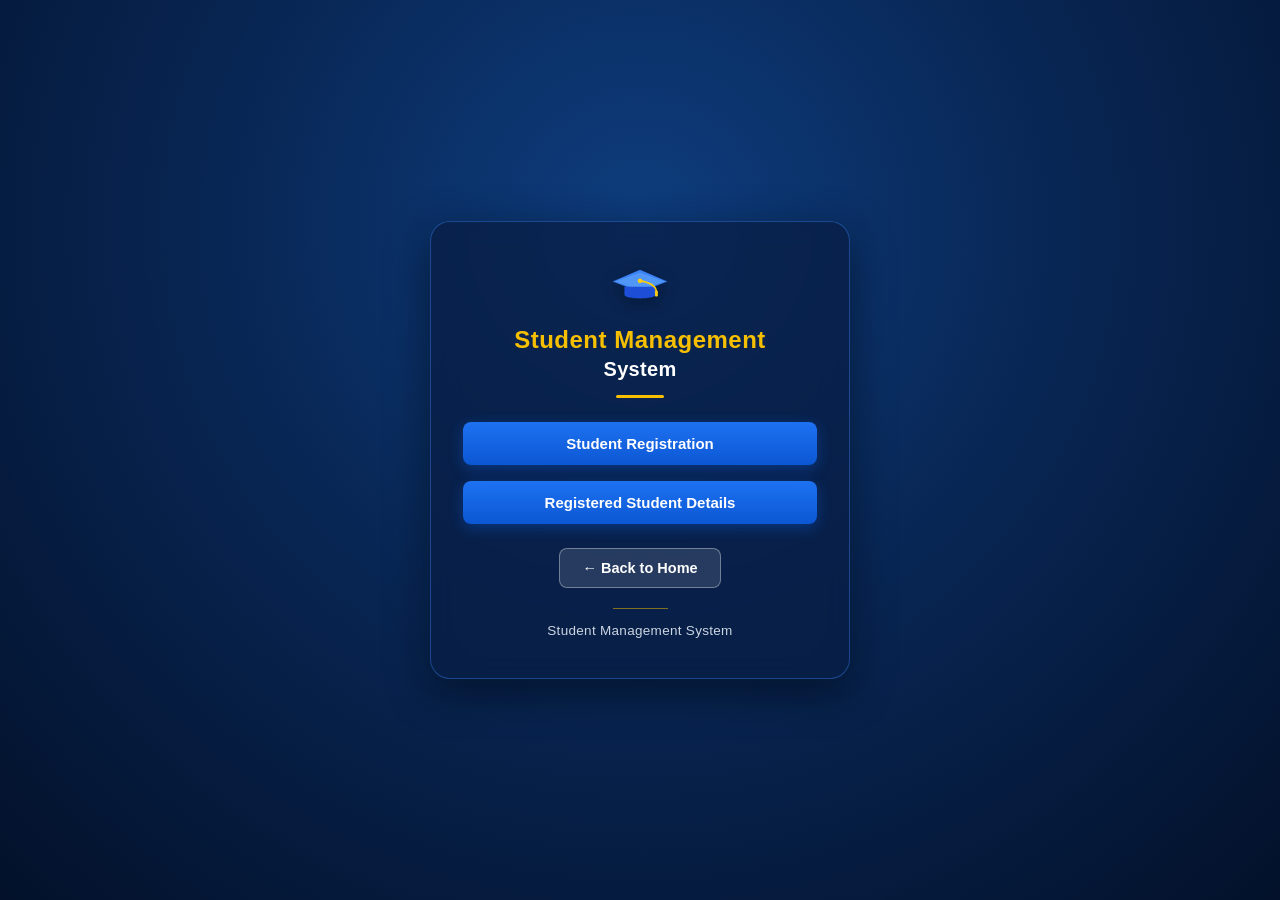
<file: student.html>
<!DOCTYPE html>
<html lang="en">
<head>
    <meta charset="UTF-8">
    <meta name="viewport" content="width=device-width, initial-scale=1.0">
    <title>Student Management - Portal</title>
    <link rel="stylesheet" href="style.css">
</head>
<body>

    <main class="card-box home-card">
        <!-- Graduation Cap Logo -->
        <div class="logo-container">
            <svg class="logo-cap" viewBox="0 0 100 80">
                <!-- Cap Top / Mortarboard -->
                <polygon points="50,12 92,30 50,46 8,30" fill="#3b82f6" />
                <polygon points="50,16 88,30 50,43 12,30" fill="#60a5fa" opacity="0.6"/>
                <!-- Skullcap Headband -->
                <path d="M26 38 V50 C26 58 74 58 74 50 V38" fill="#1d4ed8"/>
                <!-- Yellow Tassel and Button -->
                <circle cx="50" cy="29" r="3.5" fill="#facc15"/>
                <path d="M50 29 Q72 32 75 44" stroke="#facc15" stroke-width="2.5" fill="none" stroke-linecap="round"/>
                <rect x="73" y="44" width="4.5" height="9" rx="1.5" fill="#facc15"/>
            </svg>
        </div>

        <!-- System Titles -->
        <h1 class="title-yellow">Student Management</h1>
        <h2 class="subtitle-white">System</h2>

        <!-- Yellow Divider -->
        <div class="yellow-divider-small"></div>

        <!-- Navigation Buttons -->
        <div class="button-group">
            <a href="register.html" class="btn-primary">Student Registration</a>
            <a href="details.html" class="btn-primary">Registered Student Details</a>
        </div>

        <!-- Side-by-side / Back to Home navigation -->
        <div class="action-row" style="margin-top: 10px;">
            <a href="index.html" class="btn-back">&larr; Back to Home</a>
        </div>

        <!-- Yellow Divider Line -->
        <div class="yellow-divider-line" style="width: 55px; margin: 20px auto 14px auto;"></div>

        <!-- Bottom Caption -->
        <p class="footer-text">Student Management System</p>
    </main>

    <script src="app.js"></script>
    <script>
        getStudents();
    </script>
</body>
</html>
</file>
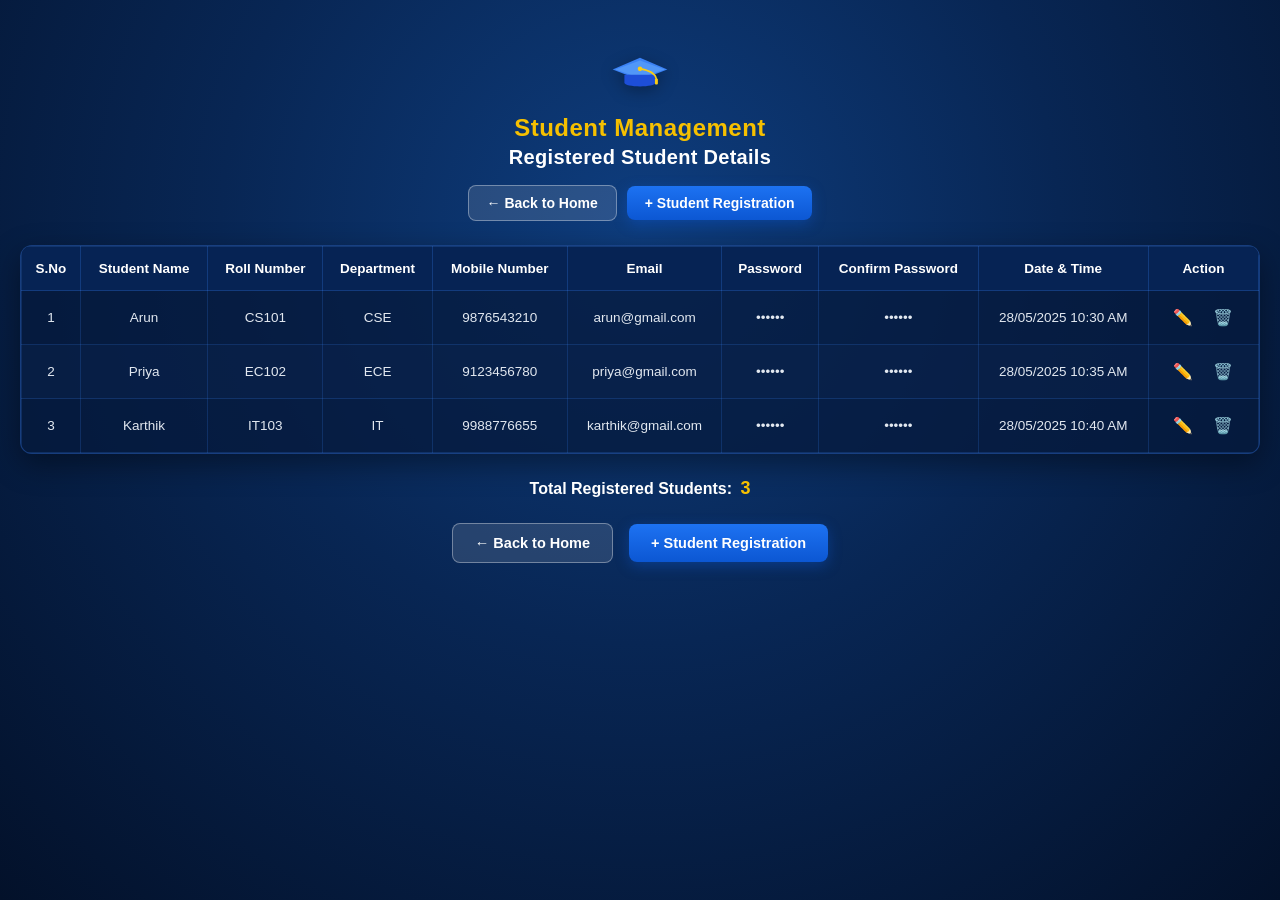
<file: students.html>
<!DOCTYPE html>
<html lang="en">
<head>
    <meta charset="UTF-8">
    <meta http-equiv="refresh" content="0; url=details.html">
    <title>Redirecting to Registered Student Details...</title>
</head>
<body>
    <script>window.location.href = "details.html";</script>
</body>
</html>
</file>
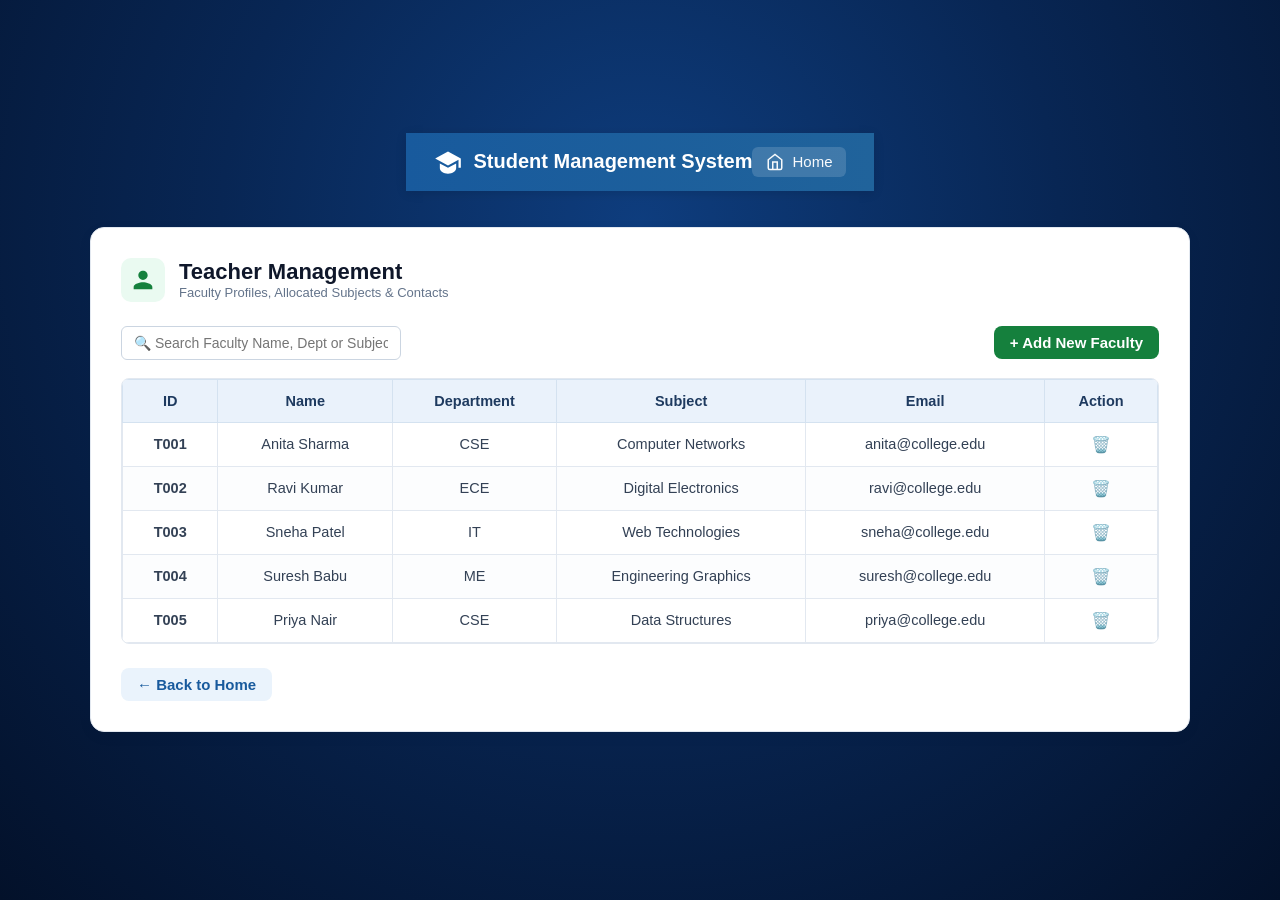
<file: teacher.html>
<!DOCTYPE html>
<html lang="en">
<head>
    <meta charset="UTF-8">
    <meta name="viewport" content="width=device-width, initial-scale=1.0">
    <title>Teacher Management - Student Management System</title>
    <link rel="stylesheet" href="style.css">
    <style>
        * { margin: 0; padding: 0; box-sizing: border-box; font-family: -apple-system, BlinkMacSystemFont, "Segoe UI", Roboto, sans-serif; }
        body { background-color: #f1f5f9; color: #1e293b; min-height: 100vh; }
        .navbar { background: linear-gradient(90deg, #185a9d 0%, #20639b 100%); color: white; padding: 14px 28px; display: flex; justify-content: space-between; align-items: center; box-shadow: 0 2px 10px rgba(0, 0, 0, 0.12); }
        .nav-brand { display: flex; align-items: center; gap: 12px; font-size: 20px; font-weight: 700; color: white; text-decoration: none; }
        .nav-brand svg { width: 28px; height: 28px; fill: white; }
        .nav-home { display: flex; align-items: center; gap: 8px; color: #f8fafc; text-decoration: none; font-size: 15px; font-weight: 500; padding: 6px 14px; border-radius: 6px; background: rgba(255, 255, 255, 0.15); transition: 0.2s; }
        .nav-home:hover { background: rgba(255, 255, 255, 0.25); }
        .main-container { max-width: 1100px; width: 92%; margin: 36px auto; }
        .content-box { background: #ffffff; border-radius: 14px; border: 1px solid #e2e8f0; box-shadow: 0 4px 16px rgba(0,0,0,0.04); padding: 30px; }
        .page-header { display: flex; align-items: center; gap: 14px; margin-bottom: 24px; }
        .page-header-icon { width: 44px; height: 44px; border-radius: 10px; background-color: #eafaf1; display: flex; align-items: center; justify-content: center; }
        .page-title { font-size: 22px; font-weight: 700; color: #0f172a; }
        .table-responsive { width: 100%; overflow-x: auto; border-radius: 8px; border: 1px solid #e2e8f0; }
        .data-table { width: 100%; border-collapse: collapse; text-align: left; font-size: 14.5px; }
        .data-table th { background-color: #eaf2fb; color: #1e3a5f; font-weight: 700; padding: 13px 16px; border: 1px solid #d4e2f0; text-align: center; }
        .data-table td { padding: 12px 16px; border: 1px solid #e2e8f0; color: #334155; text-align: center; }
        .data-table tbody tr:nth-child(even) { background-color: #fcfdfe; }
        .data-table tbody tr:hover { background-color: #f0f7ff; }
        .back-link-wrapper { margin-top: 24px; display: flex; justify-content: space-between; align-items: center; }
        .back-btn { display: inline-flex; align-items: center; gap: 8px; color: #185a9d; text-decoration: none; font-weight: 600; font-size: 15px; padding: 8px 16px; border-radius: 8px; background-color: #eaf3fc; transition: all 0.2s ease; border: none; cursor: pointer; }
        .back-btn:hover { background-color: #dbeafe; transform: translateX(-4px); }
    </style>
</head>
<body>

    <!-- Header Navigation -->
    <header class="navbar">
        <a href="index.html" class="nav-brand">
            <svg viewBox="0 0 24 24">
                <path d="M12 3L1 9L12 15L21 10.09V17H23V9M5 13.18V17.18C5 19.94 8.13 22 12 22C15.87 22 19 19.94 19 17.18V13.18L12 17L5 13.18Z"/>
            </svg>
            Student Management System
        </a>
        <a href="index.html" class="nav-home">
            <svg width="18" height="18" viewBox="0 0 24 24" fill="none" stroke="currentColor" stroke-width="2">
                <path d="M3 9l9-7 9 7v11a2 2 0 0 1-2 2H5a2 2 0 0 1-2-2z"></path>
                <polyline points="9 22 9 12 15 12 15 22"></polyline>
            </svg>
            Home
        </a>
    </header>

    <!-- Main Content Area -->
    <main class="main-container">
        <div class="content-box">
            
            <div class="page-header">
                <div class="page-header-icon">
                    <svg viewBox="0 0 24 24" width="28" height="28" fill="#15803d">
                        <path d="M12 12c2.21 0 4-1.79 4-4s-1.79-4-4-4-4 1.79-4 4 1.79 4 4 4zm0 2c-2.67 0-8 1.34-8 4v2h16v-2c0-2.66-5.33-4-8-4z"/>
                    </svg>
                </div>
                <div>
                    <h1 class="page-title">Teacher Management</h1>
                    <p style="font-size:13px; color:#64748b;">Faculty Profiles, Allocated Subjects &amp; Contacts</p>
                </div>
            </div>

            <!-- Action Bar -->
            <div style="display:flex; gap:12px; margin-bottom:18px; flex-wrap:wrap; align-items:center;">
                <input type="text" id="teacherSearch" placeholder="🔍 Search Faculty Name, Dept or Subject..." oninput="filterTeachers()" style="padding:8px 12px; border-radius:6px; border:1px solid #cbd5e1; font-size:14px; width:280px;">
                <button onclick="openAddTeacherModal()" class="back-btn" style="background:#15803d; color:#fff; margin-left:auto;">+ Add New Faculty</button>
            </div>

            <div class="table-responsive">
                <table class="data-table">
                    <thead>
                        <tr>
                            <th>ID</th>
                            <th>Name</th>
                            <th>Department</th>
                            <th>Subject</th>
                            <th>Email</th>
                            <th>Action</th>
                        </tr>
                    </thead>
                    <tbody id="teacherTableBody">
                        <!-- Populated dynamically -->
                    </tbody>
                </table>
            </div>

            <div class="back-link-wrapper">
                <a href="index.html" class="back-btn">&larr; Back to Home</a>
            </div>

        </div>
    </main>

    <!-- Add Teacher Modal -->
    <div id="addTeacherModal" style="display:none; position:fixed; top:0; left:0; width:100%; height:100%; background:rgba(0,0,0,0.6); z-index:999; align-items:center; justify-content:center;">
        <div style="background:#fff; border-radius:12px; padding:28px; max-width:440px; width:90%;">
            <h3 style="font-size:18px; color:#0f172a; margin-bottom:16px;">Add New Faculty Member</h3>
            <form id="tForm" onsubmit="saveTeacher(event)">
                <div style="display:flex; flex-direction:column; gap:12px;">
                    <div>
                        <label style="font-size:13px; font-weight:600;">Faculty ID</label>
                        <input type="text" id="tId" style="width:100%; padding:8px 12px; border:1px solid #cbd5e1; border-radius:6px; margin-top:4px;" required placeholder="e.g. T006">
                    </div>
                    <div>
                        <label style="font-size:13px; font-weight:600;">Faculty Name</label>
                        <input type="text" id="tName" style="width:100%; padding:8px 12px; border:1px solid #cbd5e1; border-radius:6px; margin-top:4px;" required placeholder="e.g. Dr. Rajesh">
                    </div>
                    <div>
                        <label style="font-size:13px; font-weight:600;">Department</label>
                        <select id="tDept" style="width:100%; padding:8px 12px; border:1px solid #cbd5e1; border-radius:6px; margin-top:4px;">
                            <option value="CSE">CSE</option>
                            <option value="ECE">ECE</option>
                            <option value="IT">IT</option>
                            <option value="ME">ME</option>
                            <option value="CE">CE</option>
                        </select>
                    </div>
                    <div>
                        <label style="font-size:13px; font-weight:600;">Handling Subject</label>
                        <input type="text" id="tSub" style="width:100%; padding:8px 12px; border:1px solid #cbd5e1; border-radius:6px; margin-top:4px;" required placeholder="e.g. Cloud Computing">
                    </div>
                    <div>
                        <label style="font-size:13px; font-weight:600;">Email ID</label>
                        <input type="email" id="tEmail" style="width:100%; padding:8px 12px; border:1px solid #cbd5e1; border-radius:6px; margin-top:4px;" required placeholder="e.g. rajesh@college.edu">
                    </div>
                </div>
                <div style="display:flex; gap:10px; margin-top:20px;">
                    <button type="submit" class="back-btn" style="background:#15803d; color:#fff; flex:1; justify-content:center;">Save Faculty</button>
                    <button type="button" onclick="closeAddTeacherModal()" class="back-btn" style="background:#e2e8f0; color:#334155; flex:1; justify-content:center;">Cancel</button>
                </div>
            </form>
        </div>
    </div>

    <script>
        const DEFAULT_TEACHERS = [
            { id: "T001", name: "Anita Sharma", dept: "CSE", subject: "Computer Networks", email: "anita@college.edu" },
            { id: "T002", name: "Ravi Kumar", dept: "ECE", subject: "Digital Electronics", email: "ravi@college.edu" },
            { id: "T003", name: "Sneha Patel", dept: "IT", subject: "Web Technologies", email: "sneha@college.edu" },
            { id: "T004", name: "Suresh Babu", dept: "ME", subject: "Engineering Graphics", email: "suresh@college.edu" },
            { id: "T005", name: "Priya Nair", dept: "CSE", subject: "Data Structures", email: "priya@college.edu" }
        ];

        function getTeachers() {
            const data = localStorage.getItem('teacher_records');
            if (!data) {
                localStorage.setItem('teacher_records', JSON.stringify(DEFAULT_TEACHERS));
                return DEFAULT_TEACHERS;
            }
            try { return JSON.parse(data); } catch(e) { return DEFAULT_TEACHERS; }
        }

        function renderTeachers(data) {
            const tbody = document.getElementById('teacherTableBody');
            tbody.innerHTML = '';

            data.forEach(t => {
                const tr = document.createElement('tr');
                tr.innerHTML = `
                    <td><strong>${t.id}</strong></td>
                    <td>${t.name}</td>
                    <td>${t.dept}</td>
                    <td>${t.subject}</td>
                    <td>${t.email}</td>
                    <td>
                        <button onclick="deleteTeacher('${t.id}')" style="background:none; border:none; cursor:pointer; font-size:16px;" title="Delete Faculty">🗑️</button>
                    </td>
                `;
                tbody.appendChild(tr);
            });
        }

        function filterTeachers() {
            const q = document.getElementById('teacherSearch').value.toLowerCase().trim();
            const data = getTeachers();
            const filtered = data.filter(t => 
                t.id.toLowerCase().includes(q) || 
                t.name.toLowerCase().includes(q) || 
                t.dept.toLowerCase().includes(q) || 
                t.subject.toLowerCase().includes(q)
            );
            renderTeachers(filtered);
        }

        function openAddTeacherModal() {
            document.getElementById('addTeacherModal').style.display = 'flex';
        }

        function closeAddTeacherModal() {
            document.getElementById('addTeacherModal').style.display = 'none';
        }

        function saveTeacher(e) {
            e.preventDefault();
            const id = document.getElementById('tId').value.trim();
            const name = document.getElementById('tName').value.trim();
            const dept = document.getElementById('tDept').value;
            const subject = document.getElementById('tSub').value.trim();
            const email = document.getElementById('tEmail').value.trim();

            let data = getTeachers();
            data.push({ id, name, dept, subject, email });
            localStorage.setItem('teacher_records', JSON.stringify(data));

            closeAddTeacherModal();
            document.getElementById('tForm').reset();
            filterTeachers();
        }

        function deleteTeacher(id) {
            if (confirm(`Remove faculty member ${id}?`)) {
                let data = getTeachers();
                data = data.filter(t => t.id !== id);
                localStorage.setItem('teacher_records', JSON.stringify(data));
                filterTeachers();
            }
        }

        filterTeachers();
    </script>
</body>
</html>
</file>
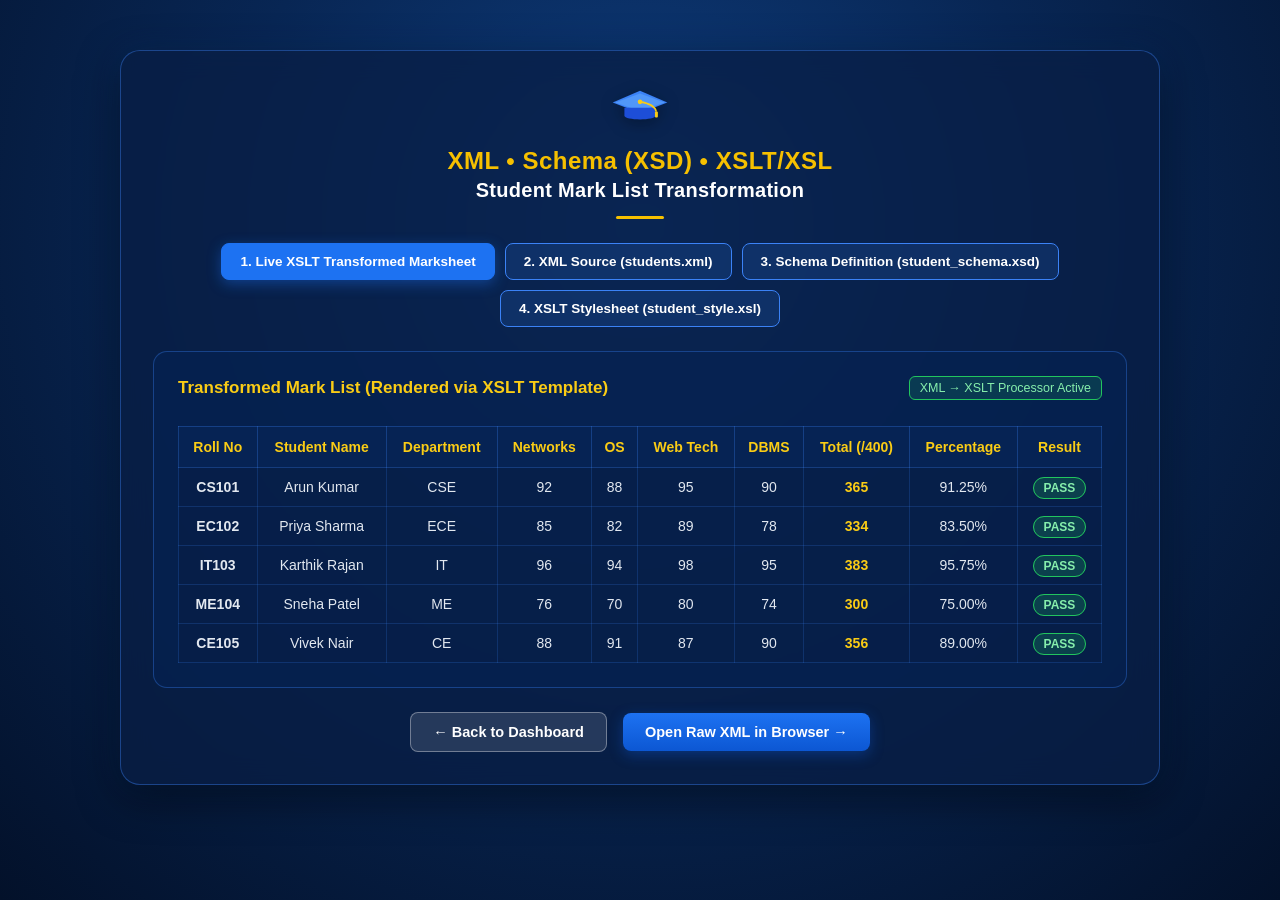
<file: xml_view.html>
<!DOCTYPE html>
<html lang="en">
<head>
    <meta charset="UTF-8">
    <meta name="viewport" content="width=device-width, initial-scale=1.0">
    <title>XML, Schema (XSD) & XSLT Transformation - Student Management</title>
    <link rel="stylesheet" href="style.css">
    <style>
        .xml-container { max-width: 1040px; width: 100%; margin: 30px auto; padding: 32px; }
        .tab-buttons { display: flex; justify-content: center; gap: 10px; margin-bottom: 24px; flex-wrap: wrap; }
        .tab-btn { padding: 10px 18px; border: 1.5px solid #3b82f6; background: rgba(59,130,246,0.15); color: #fff; font-weight: 600; border-radius: 8px; cursor: pointer; transition: 0.2s; font-size: 13.5px; }
        .tab-btn.active { background: #1d72f2; border-color: #1d72f2; box-shadow: 0 4px 14px rgba(29,114,242,0.4); }
        .code-display { background: #03112b; border: 1.5px solid rgba(59,130,246,0.3); border-radius: 12px; padding: 22px; text-align: left; font-family: 'Consolas', 'Courier New', monospace; font-size: 13px; line-height: 1.5; color: #a5f3fc; overflow-x: auto; max-height: 520px; white-space: pre-wrap; word-break: break-all; }
        
        /* Rendered Output Table Styling */
        .preview-card { background: rgba(6,35,84,0.6); border: 1.5px solid rgba(59,130,246,0.35); border-radius: 14px; padding: 24px; }
        .xslt-table { width: 100%; border-collapse: collapse; text-align: center; font-size: 14px; margin-top: 14px; }
        .xslt-table th { background: #062354; color: #facc15; padding: 12px 10px; border: 1px solid rgba(59,130,246,0.3); }
        .xslt-table td { padding: 11px 10px; border: 1px solid rgba(59,130,246,0.2); background: rgba(8,30,68,0.5); color: #e2e8f0; }
        .xslt-table tr:hover td { background: rgba(29,114,242,0.2); }
        .tag-pass { background: rgba(34,197,94,0.2); color: #86efac; border: 1px solid #22c55e; padding: 3px 10px; border-radius: 12px; font-weight: 700; font-size: 12px; }
        .tag-fail { background: rgba(239,68,68,0.2); color: #fca5a5; border: 1px solid #ef4444; padding: 3px 10px; border-radius: 12px; font-weight: 700; font-size: 12px; }
    </style>
</head>
<body style="justify-content: flex-start;">

    <main class="card-box xml-container">
        <!-- Logo -->
        <div class="logo-container">
            <svg class="logo-cap" viewBox="0 0 100 80">
                <polygon points="50,12 92,30 50,46 8,30" fill="#3b82f6" />
                <polygon points="50,16 88,30 50,43 12,30" fill="#60a5fa" opacity="0.6"/>
                <path d="M26 38 V50 C26 58 74 58 74 50 V38" fill="#1d4ed8"/>
                <circle cx="50" cy="29" r="3.5" fill="#facc15"/>
                <path d="M50 29 Q72 32 75 44" stroke="#facc15" stroke-width="2.5" fill="none"/>
                <rect x="73" y="44" width="4.5" height="9" rx="1.5" fill="#facc15"/>
            </svg>
        </div>

        <h1 class="title-yellow">XML &bull; Schema (XSD) &bull; XSLT/XSL</h1>
        <h2 class="subtitle-white">Student Mark List Transformation</h2>
        <div class="yellow-divider-small"></div>

        <!-- Navigation Tabs -->
        <div class="tab-buttons">
            <button class="tab-btn active" onclick="switchTab('preview', this)">1. Live XSLT Transformed Marksheet</button>
            <button class="tab-btn" onclick="switchTab('xml', this)">2. XML Source (students.xml)</button>
            <button class="tab-btn" onclick="switchTab('xsd', this)">3. Schema Definition (student_schema.xsd)</button>
            <button class="tab-btn" onclick="switchTab('xsl', this)">4. XSLT Stylesheet (student_style.xsl)</button>
        </div>

        <!-- Tab 1: Live Rendered Output -->
        <div id="tab-preview" class="preview-card">
            <div style="display:flex; justify-content:space-between; align-items:center; flex-wrap:wrap; gap:10px; margin-bottom:12px;">
                <h3 style="color:#facc15; font-size:17px;">Transformed Mark List (Rendered via XSLT Template)</h3>
                <span style="font-size:12.5px; color:#86efac; background:rgba(34,197,94,0.15); padding:4px 10px; border-radius:6px; border:1px solid #22c55e;">XML &rarr; XSLT Processor Active</span>
            </div>
            
            <div style="overflow-x: auto;">
                <table class="xslt-table" id="renderedTable">
                    <thead>
                        <tr>
                            <th>Roll No</th>
                            <th>Student Name</th>
                            <th>Department</th>
                            <th>Networks</th>
                            <th>OS</th>
                            <th>Web Tech</th>
                            <th>DBMS</th>
                            <th>Total (/400)</th>
                            <th>Percentage</th>
                            <th>Result</th>
                        </tr>
                    </thead>
                    <tbody id="xsltTableBody">
                        <!-- Transformed data populated here -->
                    </tbody>
                </table>
            </div>
        </div>

        <!-- Tab 2: XML Source -->
        <div id="tab-xml" style="display:none;">
            <pre class="code-display" id="xmlCodeDisplay"></pre>
        </div>

        <!-- Tab 3: XSD Schema -->
        <div id="tab-xsd" style="display:none;">
            <pre class="code-display" id="xsdCodeDisplay"></pre>
        </div>

        <!-- Tab 4: XSLT Stylesheet -->
        <div id="tab-xsl" style="display:none;">
            <pre class="code-display" id="xslCodeDisplay"></pre>
        </div>

        <div class="action-row" style="margin-top: 24px;">
            <a href="index.html" class="btn-back">&larr; Back to Dashboard</a>
            <a href="students.xml" target="_blank" class="btn-reg">Open Raw XML in Browser &rarr;</a>
        </div>
    </main>

    <script>
        // Embedded XML Data for 100% offline & local file:// support
        const XML_STRING = `<?xml version="1.0" encoding="UTF-8"?>
<?xml-stylesheet type="text/xsl" href="student_style.xsl"?>
<students xmlns:xsi="http://www.w3.org/2001/XMLSchema-instance"
          xsi:noNamespaceSchemaLocation="student_schema.xsd">

    <student>
        <rollNo>CS101</rollNo>
        <name>Arun Kumar</name>
        <department>CSE</department>
        <mobile>9876543210</mobile>
        <email>arun@college.edu</email>
        <marks>
            <subject name="Computer Networks">92</subject>
            <subject name="Operating Systems">88</subject>
            <subject name="Web Technology">95</subject>
            <subject name="Database Systems">90</subject>
        </marks>
        <total>365</total>
        <percentage>91.25</percentage>
        <result>PASS</result>
    </student>

    <student>
        <rollNo>EC102</rollNo>
        <name>Priya Sharma</name>
        <department>ECE</department>
        <mobile>9123456780</mobile>
        <email>priya@college.edu</email>
        <marks>
            <subject name="Computer Networks">85</subject>
            <subject name="Operating Systems">82</subject>
            <subject name="Web Technology">89</subject>
            <subject name="Database Systems">78</subject>
        </marks>
        <total>334</total>
        <percentage>83.50</percentage>
        <result>PASS</result>
    </student>

    <student>
        <rollNo>IT103</rollNo>
        <name>Karthik Rajan</name>
        <department>IT</department>
        <mobile>9988776655</mobile>
        <email>karthik@college.edu</email>
        <marks>
            <subject name="Computer Networks">96</subject>
            <subject name="Operating Systems">94</subject>
            <subject name="Web Technology">98</subject>
            <subject name="Database Systems">95</subject>
        </marks>
        <total>383</total>
        <percentage>95.75</percentage>
        <result>PASS</result>
    </student>

    <student>
        <rollNo>ME104</rollNo>
        <name>Sneha Patel</name>
        <department>ME</department>
        <mobile>9876501234</mobile>
        <email>sneha@college.edu</email>
        <marks>
            <subject name="Computer Networks">76</subject>
            <subject name="Operating Systems">70</subject>
            <subject name="Web Technology">80</subject>
            <subject name="Database Systems">74</subject>
        </marks>
        <total>300</total>
        <percentage>75.00</percentage>
        <result>PASS</result>
    </student>

    <student>
        <rollNo>CE105</rollNo>
        <name>Vivek Nair</name>
        <department>CE</department>
        <mobile>9876598765</mobile>
        <email>vivek@college.edu</email>
        <marks>
            <subject name="Computer Networks">88</subject>
            <subject name="Operating Systems">91</subject>
            <subject name="Web Technology">87</subject>
            <subject name="Database Systems">90</subject>
        </marks>
        <total>356</total>
        <percentage>89.00</percentage>
        <result>PASS</result>
    </student>

</students>`;

        const XSD_STRING = `<?xml version="1.0" encoding="UTF-8"?>
<xs:schema xmlns:xs="http://www.w3.org/2001/XMLSchema">

    <xs:element name="students">
        <xs:complexType>
            <xs:sequence>
                <xs:element name="student" maxOccurs="unbounded">
                    <xs:complexType>
                        <xs:sequence>
                            <xs:element name="rollNo" type="xs:string"/>
                            <xs:element name="name" type="xs:string"/>
                            <xs:element name="department" type="xs:string"/>
                            <xs:element name="mobile">
                                <xs:simpleType>
                                    <xs:restriction base="xs:string">
                                        <xs:pattern value="[0-9]{10}"/>
                                    </xs:restriction>
                                </xs:simpleType>
                            </xs:element>
                            <xs:element name="email" type="xs:string"/>
                            <xs:element name="marks">
                                <xs:complexType>
                                    <xs:sequence>
                                        <xs:element name="subject" maxOccurs="unbounded">
                                            <xs:complexType>
                                                <xs:simpleContent>
                                                    <xs:extension base="xs:integer">
                                                        <xs:attribute name="name" type="xs:string" use="required"/>
                                                    </xs:extension>
                                                </xs:simpleContent>
                                            </xs:complexType>
                                        </xs:element>
                                    </xs:sequence>
                                </xs:complexType>
                            </xs:element>
                            <xs:element name="total" type="xs:integer"/>
                            <xs:element name="percentage" type="xs:decimal"/>
                            <xs:element name="result" type="xs:string"/>
                        </xs:sequence>
                    </xs:complexType>
                </xs:element>
            </xs:sequence>
        </xs:complexType>
    </xs:element>

</xs:schema>`;

        const XSL_STRING = `<?xml version="1.0" encoding="UTF-8"?>
<xsl:stylesheet version="1.0" xmlns:xsl="http://www.w3.org/1999/XSL/Transform">
<xsl:template match="/">
    <!-- Transformed HTML Table Structure -->
    <xsl:for-each select="students/student">
        <tr>
            <td><xsl:value-of select="rollNo"/></td>
            <td><xsl:value-of select="name"/></td>
            <td><xsl:value-of select="department"/></td>
            <td><xsl:value-of select="marks/subject[1]"/></td>
            <td><xsl:value-of select="marks/subject[2]"/></td>
            <td><xsl:value-of select="marks/subject[3]"/></td>
            <td><xsl:value-of select="marks/subject[4]"/></td>
            <td><xsl:value-of select="total"/></td>
            <td><xsl:value-of select="percentage"/>%</td>
            <td><xsl:value-of select="result"/></td>
        </tr>
    </xsl:for-each>
</xsl:template>
</xsl:stylesheet>`;

        // Populate Source Display
        document.getElementById('xmlCodeDisplay').textContent = XML_STRING;
        document.getElementById('xsdCodeDisplay').textContent = XSD_STRING;
        document.getElementById('xslCodeDisplay').textContent = XSL_STRING;

        // Parse XML and populate Rendered Table (Guaranteed to work in file:/// and http://)
        function renderXmlTable() {
            const parser = new DOMParser();
            const xmlDoc = parser.parseFromString(XML_STRING, "text/xml");
            const students = xmlDoc.getElementsByTagName("student");
            const tbody = document.getElementById("xsltTableBody");
            tbody.innerHTML = "";

            for (let i = 0; i < students.length; i++) {
                const s = students[i];
                const roll = s.getElementsByTagName("rollNo")[0]?.textContent || "";
                const name = s.getElementsByTagName("name")[0]?.textContent || "";
                const dept = s.getElementsByTagName("department")[0]?.textContent || "";
                const subjects = s.getElementsByTagName("subject");
                const m1 = subjects[0]?.textContent || "-";
                const m2 = subjects[1]?.textContent || "-";
                const m3 = subjects[2]?.textContent || "-";
                const m4 = subjects[3]?.textContent || "-";
                const total = s.getElementsByTagName("total")[0]?.textContent || "-";
                const pct = s.getElementsByTagName("percentage")[0]?.textContent || "-";
                const res = s.getElementsByTagName("result")[0]?.textContent || "PASS";

                const tr = document.createElement("tr");
                tr.innerHTML = `
                    <td><strong>${roll}</strong></td>
                    <td>${name}</td>
                    <td>${dept}</td>
                    <td>${m1}</td>
                    <td>${m2}</td>
                    <td>${m3}</td>
                    <td>${m4}</td>
                    <td><strong style="color:#facc15;">${total}</strong></td>
                    <td>${pct}%</td>
                    <td><span class="${res === 'PASS' ? 'tag-pass' : 'tag-fail'}">${res}</span></td>
                `;
                tbody.appendChild(tr);
            }
        }

        renderXmlTable();

        function switchTab(tabId, el) {
            document.querySelectorAll('.tab-btn').forEach(b => b.classList.remove('active'));
            if (el) el.classList.add('active');

            ['preview', 'xml', 'xsd', 'xsl'].forEach(t => {
                const dom = document.getElementById('tab-' + t);
                if (dom) dom.style.display = (t === tabId) ? 'block' : 'none';
            });
        }
    </script>
</body>
</html>
</file>
<file: style.css>
* {
    margin: 0;
    padding: 0;
    box-sizing: border-box;
    font-family: -apple-system, BlinkMacSystemFont, "Segoe UI", Roboto, Helvetica, Arial, sans-serif;
}

body {
    background: radial-gradient(circle at 50% 25%, #0e3d7e 0%, #082654 45%, #03112a 100%);
    background-attachment: fixed;
    color: #ffffff;
    min-height: 100vh;
    display: flex;
    flex-direction: column;
    align-items: center;
    justify-content: center;
    padding: 20px;
}

/* Common Card Box */
.card-box {
    background: rgba(8, 30, 68, 0.75);
    border: 1.5px solid rgba(59, 130, 246, 0.4);
    border-radius: 20px;
    box-shadow: 0 12px 40px rgba(0, 0, 0, 0.5), 0 0 30px rgba(14, 61, 126, 0.35);
    backdrop-filter: blur(14px);
    -webkit-backdrop-filter: blur(14px);
    text-align: center;
}

/* Home Card Specific */
.home-card {
    width: 100%;
    max-width: 420px;
    padding: 40px 32px;
}

/* Registration Card Specific */
.register-card {
    width: 100%;
    max-width: 640px;
    padding: 36px 36px 28px 36px;
}

/* Logo Cap */
.logo-container {
    display: flex;
    justify-content: center;
    margin-bottom: 12px;
}

.logo-cap {
    width: 68px;
    height: 52px;
    filter: drop-shadow(0 4px 8px rgba(0, 0, 0, 0.3));
}

/* Titles */
.title-yellow {
    color: #f6c000;
    font-size: 24px;
    font-weight: 700;
    letter-spacing: 0.5px;
    margin-bottom: 4px;
}

.subtitle-white {
    color: #ffffff;
    font-size: 20px;
    font-weight: 700;
    letter-spacing: 0.3px;
}

/* Small Yellow Divider */
.yellow-divider-small {
    width: 48px;
    height: 2.5px;
    background-color: #f6c000;
    margin: 14px auto 24px auto;
    border-radius: 2px;
}

/* Full Width Divider */
.yellow-divider-line {
    width: 100%;
    height: 1.5px;
    background-color: rgba(246, 192, 0, 0.5);
    margin: 20px 0 16px 0;
}

/* Primary Bright Blue Buttons */
.btn-primary {
    display: flex;
    align-items: center;
    justify-content: center;
    width: 100%;
    padding: 13px 20px;
    background: linear-gradient(180deg, #1d72f2 0%, #0c57d3 100%);
    color: #ffffff;
    font-size: 15px;
    font-weight: 600;
    text-decoration: none;
    border: none;
    border-radius: 8px;
    cursor: pointer;
    box-shadow: 0 4px 14px rgba(12, 87, 211, 0.4);
    transition: all 0.2s ease;
}

.btn-primary:hover {
    background: linear-gradient(180deg, #2b7ef5 0%, #1562df 100%);
    transform: translateY(-2px);
    box-shadow: 0 6px 18px rgba(12, 87, 211, 0.6);
}

.btn-primary:active {
    transform: translateY(0);
}

/* Button Group on Home */
.button-group {
    display: flex;
    flex-direction: column;
    gap: 16px;
    margin-bottom: 24px;
}

/* Home Footer */
.footer-text {
    color: #cbd5e1;
    font-size: 13.5px;
    font-weight: 500;
    letter-spacing: 0.3px;
}

/* Form Styles */
.form-grid {
    display: grid;
    grid-template-columns: 1fr 1fr;
    gap: 16px 20px;
    text-align: left;
    margin-bottom: 16px;
}

@media (max-width: 580px) {
    .form-grid {
        grid-template-columns: 1fr;
    }
}

.form-group {
    display: flex;
    flex-direction: column;
    gap: 6px;
}

.form-group label {
    font-size: 13px;
    font-weight: 600;
    color: #ffffff;
}

.form-control {
    width: 100%;
    padding: 9px 12px;
    border-radius: 6px;
    border: 1px solid #d1d5db;
    background-color: #ffffff;
    color: #1e293b;
    font-size: 14px;
    outline: none;
    transition: border-color 0.2s, box-shadow 0.2s;
}

.form-control:focus {
    border-color: #3b82f6;
    box-shadow: 0 0 0 3px rgba(59, 130, 246, 0.3);
}

select.form-control {
    cursor: pointer;
}

/* Success Banner */
.success-banner {
    color: #f6c000;
    font-size: 14px;
    font-weight: 700;
    margin: 12px 0 14px 0;
    letter-spacing: 0.3px;
    min-height: 20px;
}

/* Helper Links */
.link-helper {
    color: #ffffff;
    font-size: 13.5px;
    margin-top: 14px;
}

.link-yellow {
    color: #f6c000;
    text-decoration: none;
    font-weight: 700;
    transition: text-decoration 0.2s;
}

.link-yellow:hover {
    text-decoration: underline;
}

.back-link {
    color: #cbd5e1;
    text-decoration: none;
    font-size: 13.5px;
    font-weight: 600;
    display: inline-flex;
    align-items: center;
    gap: 6px;
    transition: color 0.2s;
}

.back-link:hover {
    color: #ffffff;
}

/* Details Page Specific */
.details-container {
    width: 100%;
    max-width: 1240px;
    margin: 0 auto;
    padding: 20px 0;
    display: flex;
    flex-direction: column;
}

.details-topbar {
    position: relative;
    text-align: center;
    margin-bottom: 24px;
}

.btn-new-reg {
    position: absolute;
    right: 0;
    top: 50%;
    transform: translateY(-50%);
    width: auto;
    padding: 10px 20px;
    font-size: 14px;
    border-radius: 6px;
}

@media (max-width: 820px) {
    .details-topbar {
        display: flex;
        flex-direction: column;
        align-items: center;
        gap: 16px;
    }
    .btn-new-reg {
        position: static;
        transform: none;
    }
}

/* Details Table */
.table-wrapper {
    background: rgba(6, 26, 60, 0.75);
    border: 1.5px solid rgba(59, 130, 246, 0.35);
    border-radius: 12px;
    overflow-x: auto;
    box-shadow: 0 10px 30px rgba(0, 0, 0, 0.4);
}

.student-table {
    width: 100%;
    border-collapse: collapse;
    font-size: 13.5px;
    text-align: center;
}

.student-table th {
    background: #062354;
    color: #ffffff;
    font-weight: 700;
    padding: 14px 10px;
    border: 1px solid rgba(59, 130, 246, 0.25);
    white-space: nowrap;
}

.student-table td {
    padding: 13px 10px;
    border: 1px solid rgba(59, 130, 246, 0.2);
    color: #e2e8f0;
    white-space: nowrap;
}

.student-table tbody tr:nth-child(even) {
    background: rgba(10, 36, 78, 0.4);
}

.student-table tbody tr:hover {
    background: rgba(29, 114, 242, 0.15);
}

/* Action Icons */
.action-btn {
    background: none;
    border: none;
    cursor: pointer;
    font-size: 16px;
    padding: 4px 6px;
    margin: 0 2px;
    transition: transform 0.15s ease;
}

.action-btn:hover {
    transform: scale(1.2);
}

.action-edit {
    color: #f6c000;
}

.action-delete {
    color: #ef4444;
}

/* Table Footer Summary */
.table-footer {
    text-align: center;
    margin-top: 24px;
    font-size: 16px;
    font-weight: 700;
    color: #ffffff;
}

.count-highlight {
    color: #f6c000;
    font-size: 18px;
    margin-left: 4px;
}

/* Side by side action buttons (Back & Registration) */
.action-row {
    display: flex;
    align-items: center;
    justify-content: center;
    gap: 16px;
    margin-top: 24px;
    flex-wrap: wrap;
}

.btn-back {
    display: inline-flex;
    align-items: center;
    justify-content: center;
    gap: 8px;
    padding: 11px 22px;
    background: rgba(255, 255, 255, 0.12);
    color: #ffffff;
    border: 1.5px solid rgba(255, 255, 255, 0.35);
    border-radius: 8px;
    font-size: 14.5px;
    font-weight: 600;
    text-decoration: none;
    cursor: pointer;
    transition: all 0.2s ease;
}

.btn-back:hover {
    background: rgba(255, 255, 255, 0.22);
    border-color: #ffffff;
    transform: translateY(-2px);
    color: #ffffff;
}

.btn-reg {
    display: inline-flex;
    align-items: center;
    justify-content: center;
    gap: 8px;
    padding: 11px 22px;
    background: linear-gradient(180deg, #1d72f2 0%, #0c57d3 100%);
    color: #ffffff;
    border: none;
    border-radius: 8px;
    font-size: 14.5px;
    font-weight: 600;
    text-decoration: none;
    cursor: pointer;
    box-shadow: 0 4px 14px rgba(12, 87, 211, 0.4);
    transition: all 0.2s ease;
}

.btn-reg:hover {
    background: linear-gradient(180deg, #2b7ef5 0%, #1562df 100%);
    transform: translateY(-2px);
    box-shadow: 0 6px 18px rgba(12, 87, 211, 0.6);
    color: #ffffff;
}
</file>
